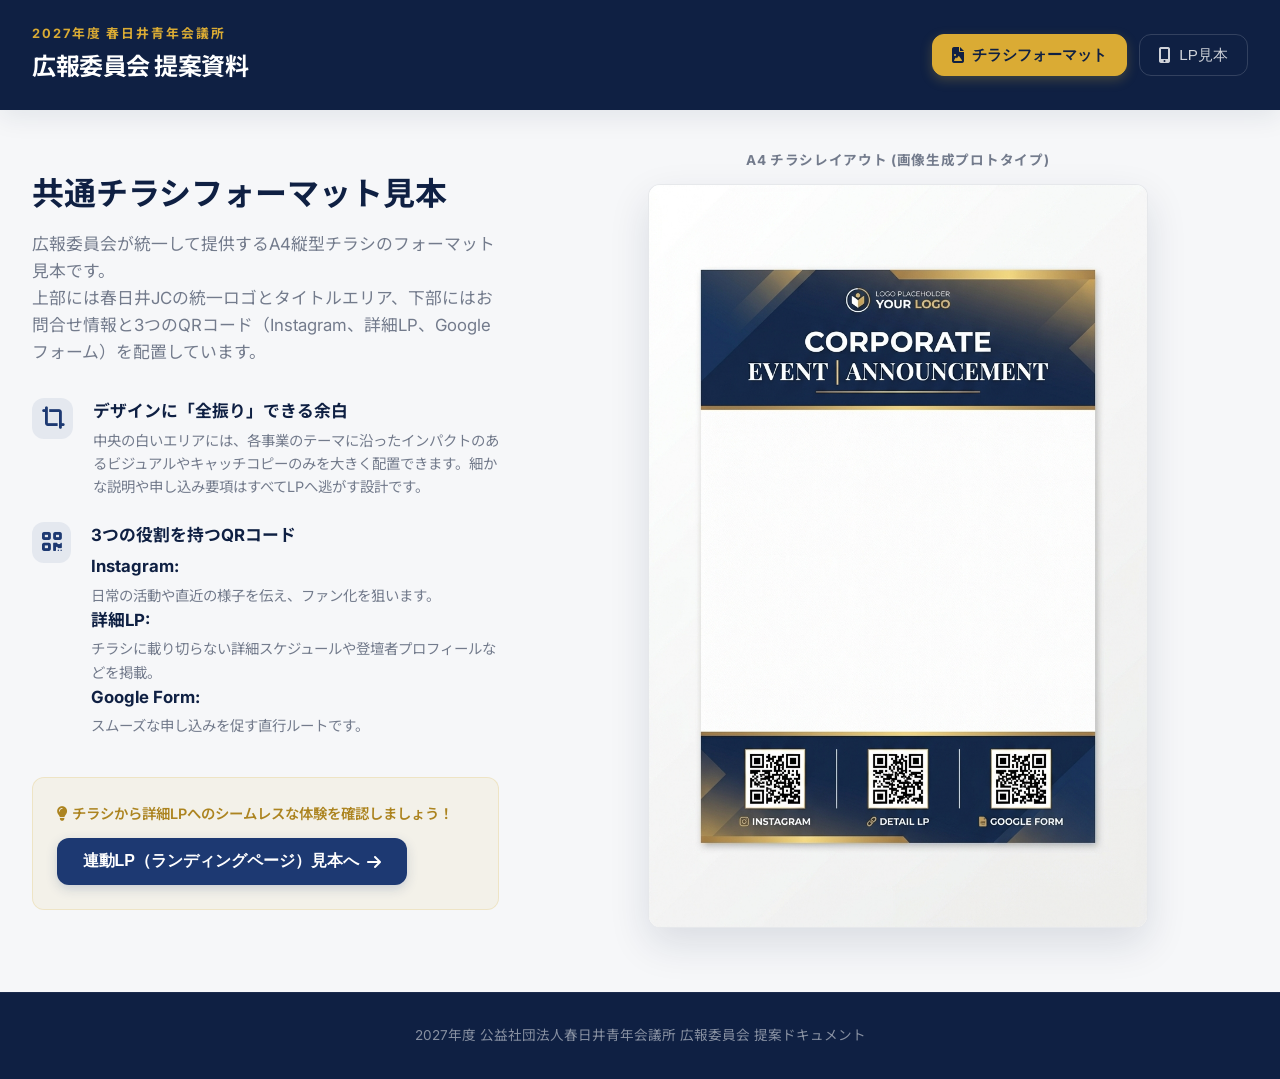
<file: index.html>
<!DOCTYPE html>
<html lang="ja">
<head>
    <meta charset="UTF-8">
    <meta name="viewport" content="width=device-width, initial-scale=1.0">
    <title>2027年度 春日井JC広報委員会 提案資料</title>
    <!-- Google Fonts: Inter & Noto Sans JP -->
    <link rel="preconnect" href="https://fonts.googleapis.com">
    <link rel="preconnect" href="https://fonts.gstatic.com" crossorigin>
    <link href="https://fonts.googleapis.com/css2?family=Inter:wght@300;400;600;700&family=Noto+Sans+JP:wght@300;400;500;700&display=swap" rel="stylesheet">
    <!-- FontAwesome for Icons -->
    <link rel="stylesheet" href="https://cdnjs.cloudflare.com/ajax/libs/font-awesome/6.4.0/css/all.min.css">
    <link rel="stylesheet" href="index.css">
</head>
<body>

    <!-- Header Navigation -->
    <header class="main-header">
        <div class="header-container">
            <div class="logo-area">
                <span class="jc-tag">2027年度 春日井青年会議所</span>
                <h1>広報委員会 提案資料</h1>
            </div>
            <nav class="tab-navigation">
                <button class="nav-btn active" data-tab="flyer">
                    <i class="fa-solid fa-file-image"></i> チラシフォーマット
                </button>
                <button class="nav-btn" data-tab="lp">
                    <i class="fa-solid fa-mobile-screen-button"></i> LP見本
                </button>
            </nav>
        </div>
    </header>

    <!-- Main Content Container -->
    <main class="content-container">

        <!-- Tab 1: チラシフォーマット -->
        <section id="flyer" class="tab-content active">
            <div class="flyer-container">
                <div class="flyer-info">
                    <h2>共通チラシフォーマット見本</h2>
                    <p class="description">
                        広報委員会が統一して提供するA4縦型チラシのフォーマット見本です。<br>
                        上部には春日井JCの統一ロゴとタイトルエリア、下部にはお問合せ情報と3つのQRコード（Instagram、詳細LP、Googleフォーム）を配置しています。
                    </p>
                    
                    <div class="feature-bullets">
                        <div class="bullet">
                            <i class="fa-solid fa-crop-simple"></i>
                            <div>
                                <strong>デザインに「全振り」できる余白</strong>
                                <p>中央の白いエリアには、各事業のテーマに沿ったインパクトのあるビジュアルやキャッチコピーのみを大きく配置できます。細かな説明や申し込み要項はすべてLPへ逃がす設計です。</p>
                            </div>
                        </div>
                        <div class="bullet">
                            <i class="fa-solid fa-qrcode"></i>
                            <div>
                                <strong>3つの役割を持つQRコード</strong>
                                <p><strong>Instagram:</strong> 日常の活動や直近の様子を伝え、ファン化を狙います。<br>
                                <strong>詳細LP:</strong> チラシに載り切らない詳細スケジュールや登壇者プロフィールなどを掲載。<br>
                                <strong>Google Form:</strong> スムーズな申し込みを促す直行ルートです。</p>
                            </div>
                        </div>
                    </div>

                    <div class="action-box">
                        <p class="tip-text"><i class="fa-solid fa-lightbulb"></i> チラシから詳細LPへのシームレスな体験を確認しましょう！</p>
                        <button class="action-btn-primary" onclick="switchTab('lp')">
                            連動LP（ランディングページ）見本へ <i class="fa-solid fa-arrow-right"></i>
                        </button>
                    </div>
                </div>
                
                <div class="flyer-preview-pane">
                    <span class="preview-label">A4 チラシレイアウト (画像生成プロトタイプ)</span>
                    <div class="flyer-image-wrapper">
                        <img src="kasugai_jc_flyer_template.jpg" alt="春日井JC チラシテンプレート" class="flyer-img">
                    </div>
                </div>
            </div>
        </section>

        <!-- Tab 3: LP見本 -->
        <section id="lp" class="tab-content">
            <div class="lp-container">
                <!-- 左側：スマホ風モックアップ -->
                <div class="mockup-side">
                    <div class="smartphone-frame">
                        <div class="phone-notch"></div>
                        <div class="phone-screen">
                            
                            <!-- スマホ内のLPコンテンツを iframe 読み込みに -->
                            <iframe src="lp.html" style="width: 100%; height: 100%; border: none; border-radius: 30px;" title="LP見本"></iframe>

                        </div>
                    </div>
                </div>

                <!-- 右側：LP役割説明 -->
                <div class="lp-explain-side">
                    <h2>連動LP（ランディングページ）の役割</h2>
                    <p class="description">
                        チラシのQRコードから遷移する詳細・申込用LPのプロトタイプです。<br>
                        スマートフォンでの読みやすさ、申し込みのしやすさに特化したレスポンシブデザインになっています。
                    </p>
                    
                    <div class="explain-cards">
                        <div class="explain-card">
                            <i class="fa-solid fa-mobile-retro"></i>
                            <div>
                                <h4>モバイルファースト設計</h4>
                                <p>イベント参加者の8割以上がスマートフォンからアクセスします。画面の幅に最適化された高速表示仕様で、離脱を防ぎます。</p>
                            </div>
                        </div>
                        <div class="explain-card">
                            <i class="fa-solid fa-list-check"></i>
                            <div>
                                <h4>申し込み完了率の向上</h4>
                                <p>チラシに細かな要項（地図、注意事項など）を盛り込みすぎると申込への心理的ハードルが上がります。LP側で段階的に情報を整理して見せることで、スムーズな申込ボタン押下へと導きます。</p>
                            </div>
                        </div>
                        <div class="explain-card">
                            <i class="fa-solid fa-chart-line"></i>
                            <div>
                                <h4>広報効果の「可視化」</h4>
                                <p>QRコード経由でのアクセス数や申し込み人数を計測することで、今回の広報計画がどれだけの集客効果を生んだかを数値として上層部に報告可能です。</p>
                            </div>
                        </div>
                    </div>
                </div>
            </div>
        </section>

    </main>

    <!-- Footer -->
    <footer class="site-footer">
        <p>2027年度 公益社団法人春日井青年会議所 広報委員会 提案ドキュメント</p>
    </footer>

    <!-- Tab Logic Script -->
    <script>
        function switchTab(tabId) {
            // Remove active classes
            document.querySelectorAll('.nav-btn').forEach(btn => {
                btn.classList.remove('active');
            });
            document.querySelectorAll('.tab-content').forEach(content => {
                content.classList.remove('active');
            });

            // Add active class to clicked button and target tab
            const activeBtn = document.querySelector(`[data-tab="${tabId}"]`);
            if (activeBtn) activeBtn.classList.add('active');

            const activeContent = document.getElementById(tabId);
            if (activeContent) activeContent.classList.add('active');

            // Scroll to top of content
            window.scrollTo({ top: 0, behavior: 'smooth' });
        }

        document.querySelectorAll('.nav-btn').forEach(button => {
            button.addEventListener('click', () => {
                const tabId = button.getAttribute('data-tab');
                switchTab(tabId);
            });
        });
    </script>
</body>
</html>
</file>
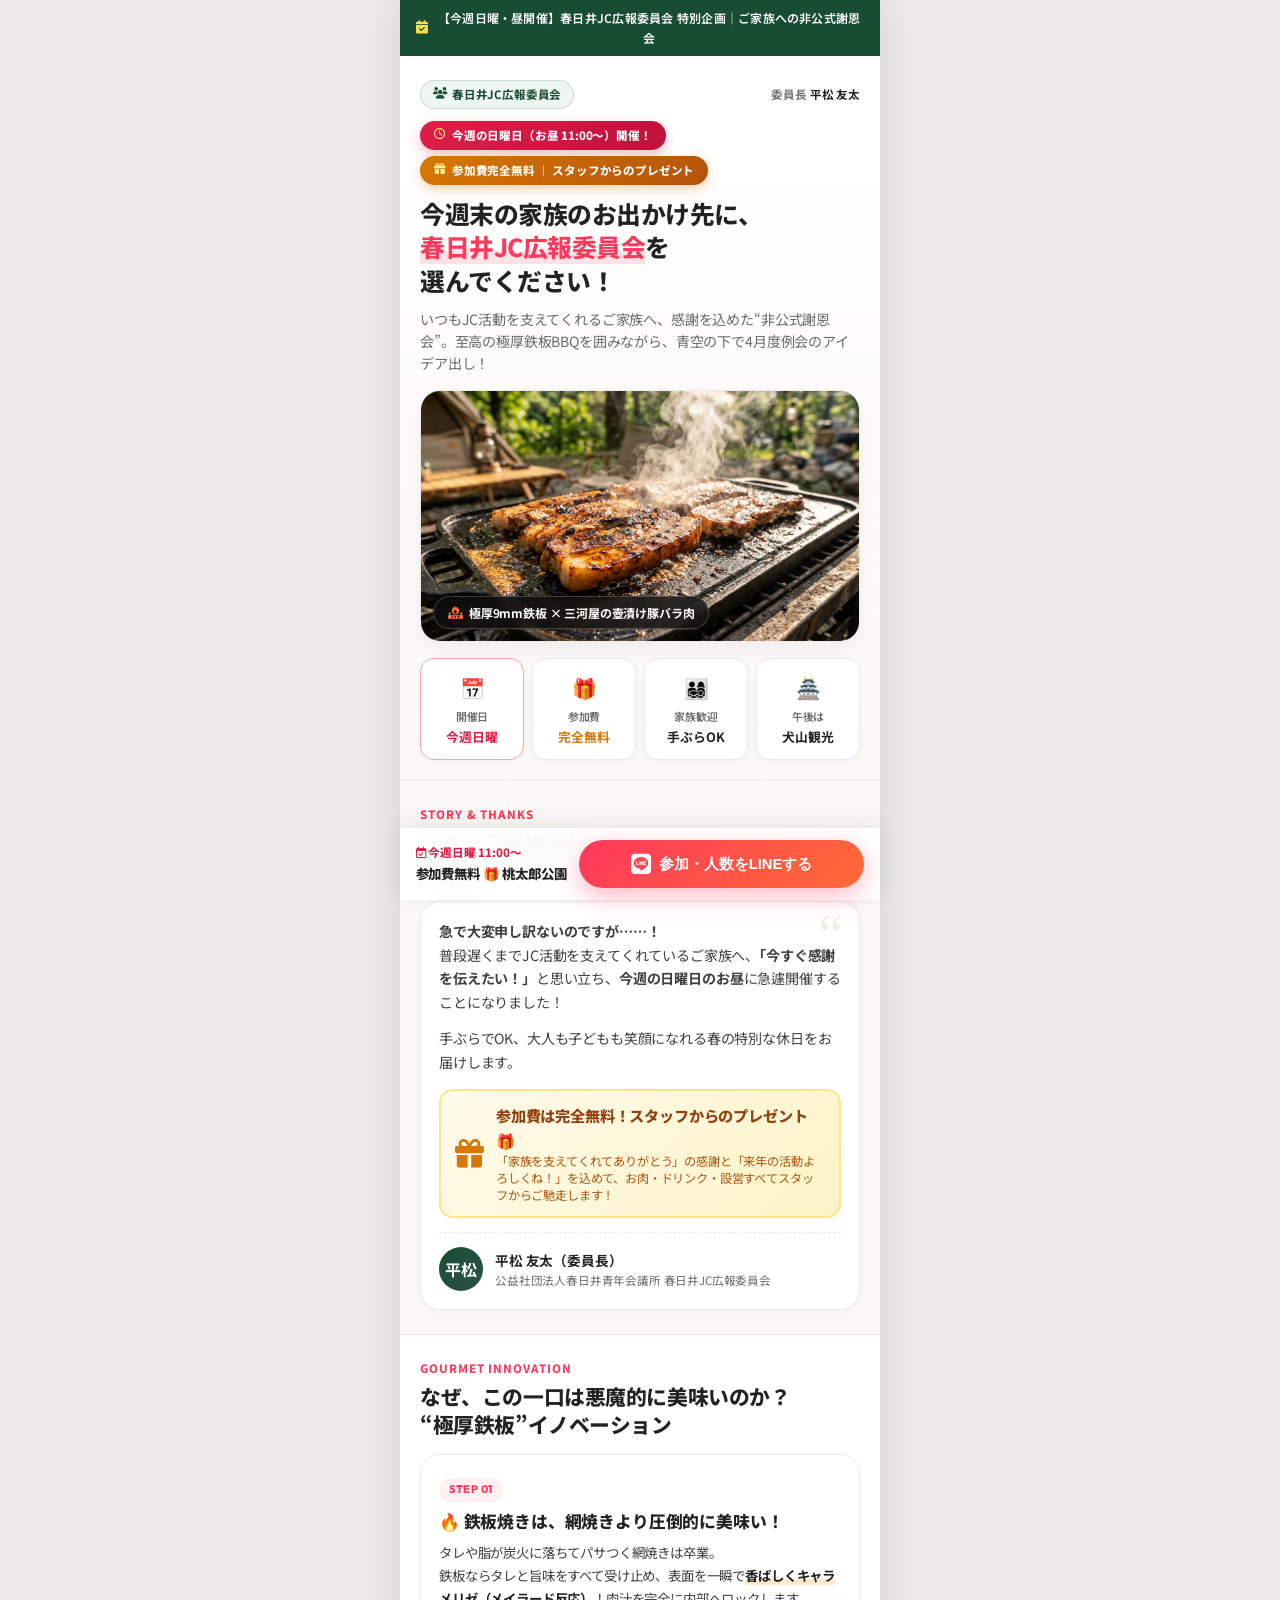
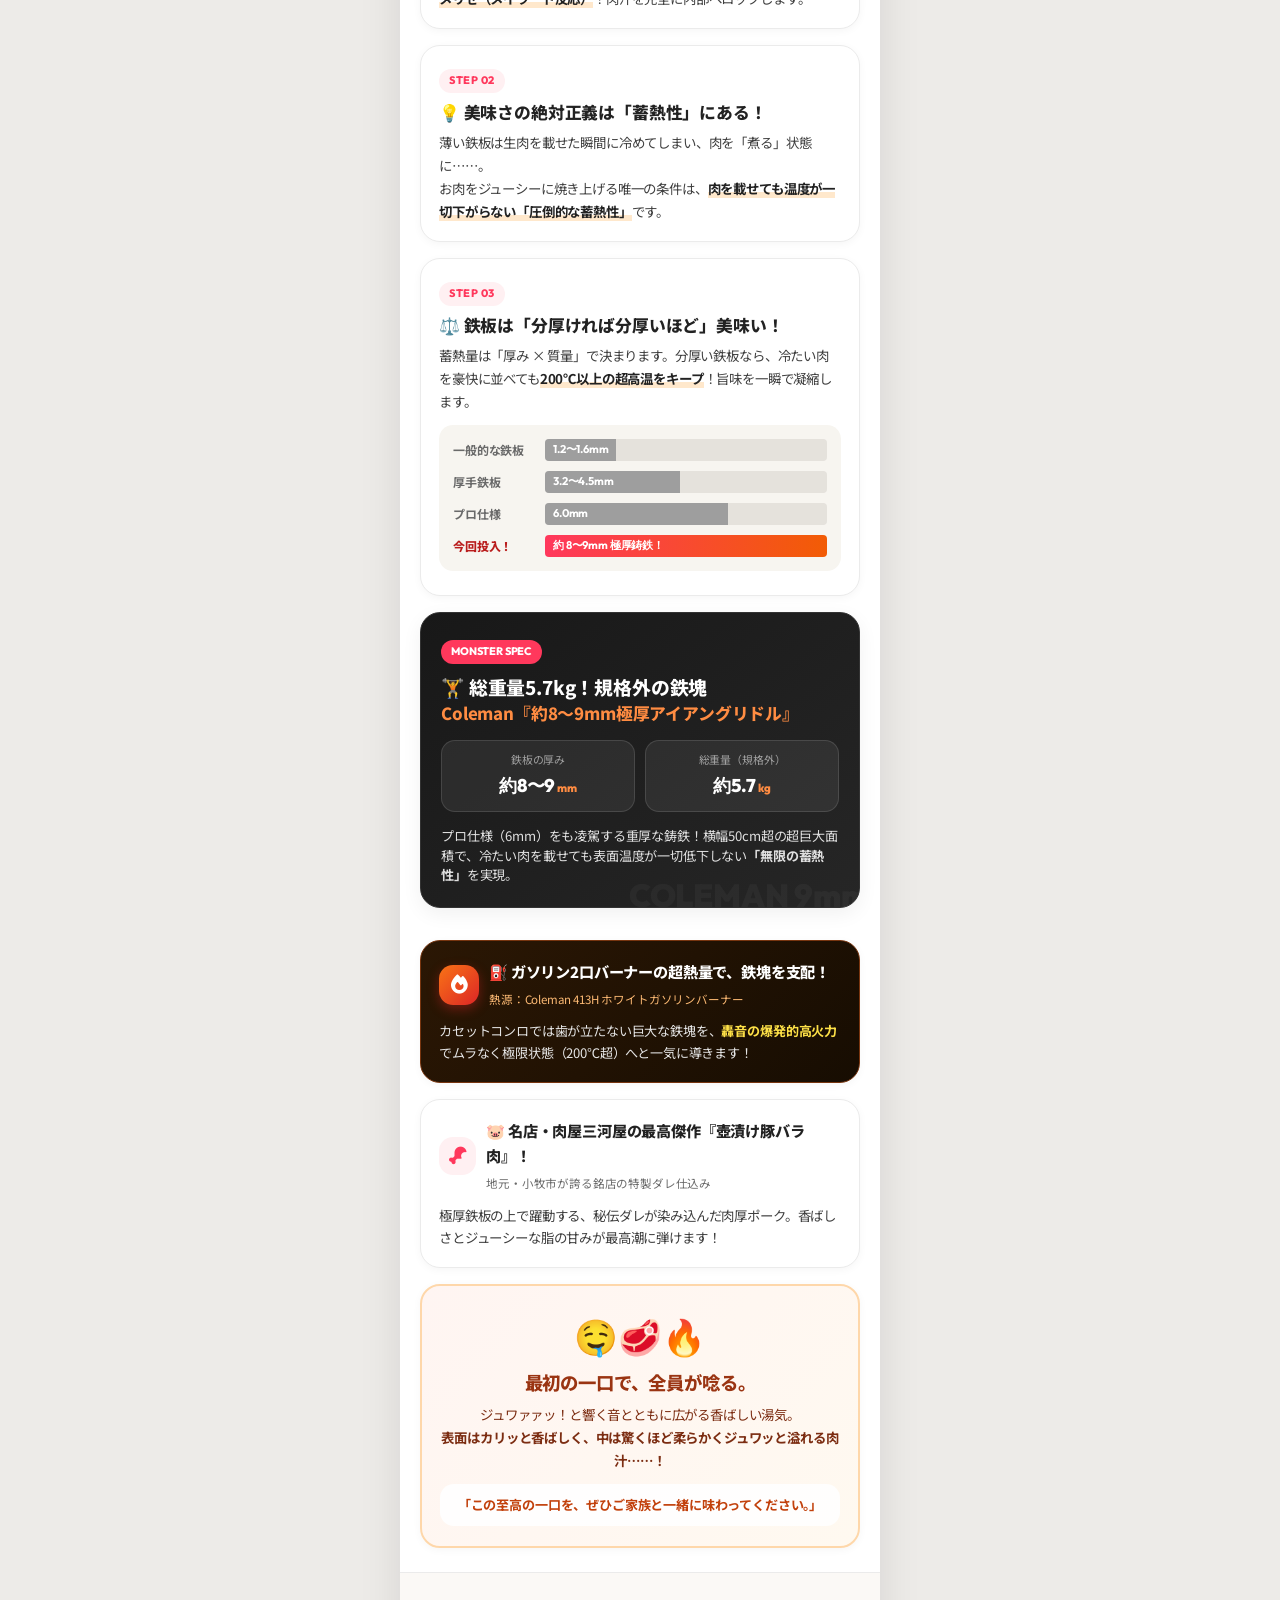
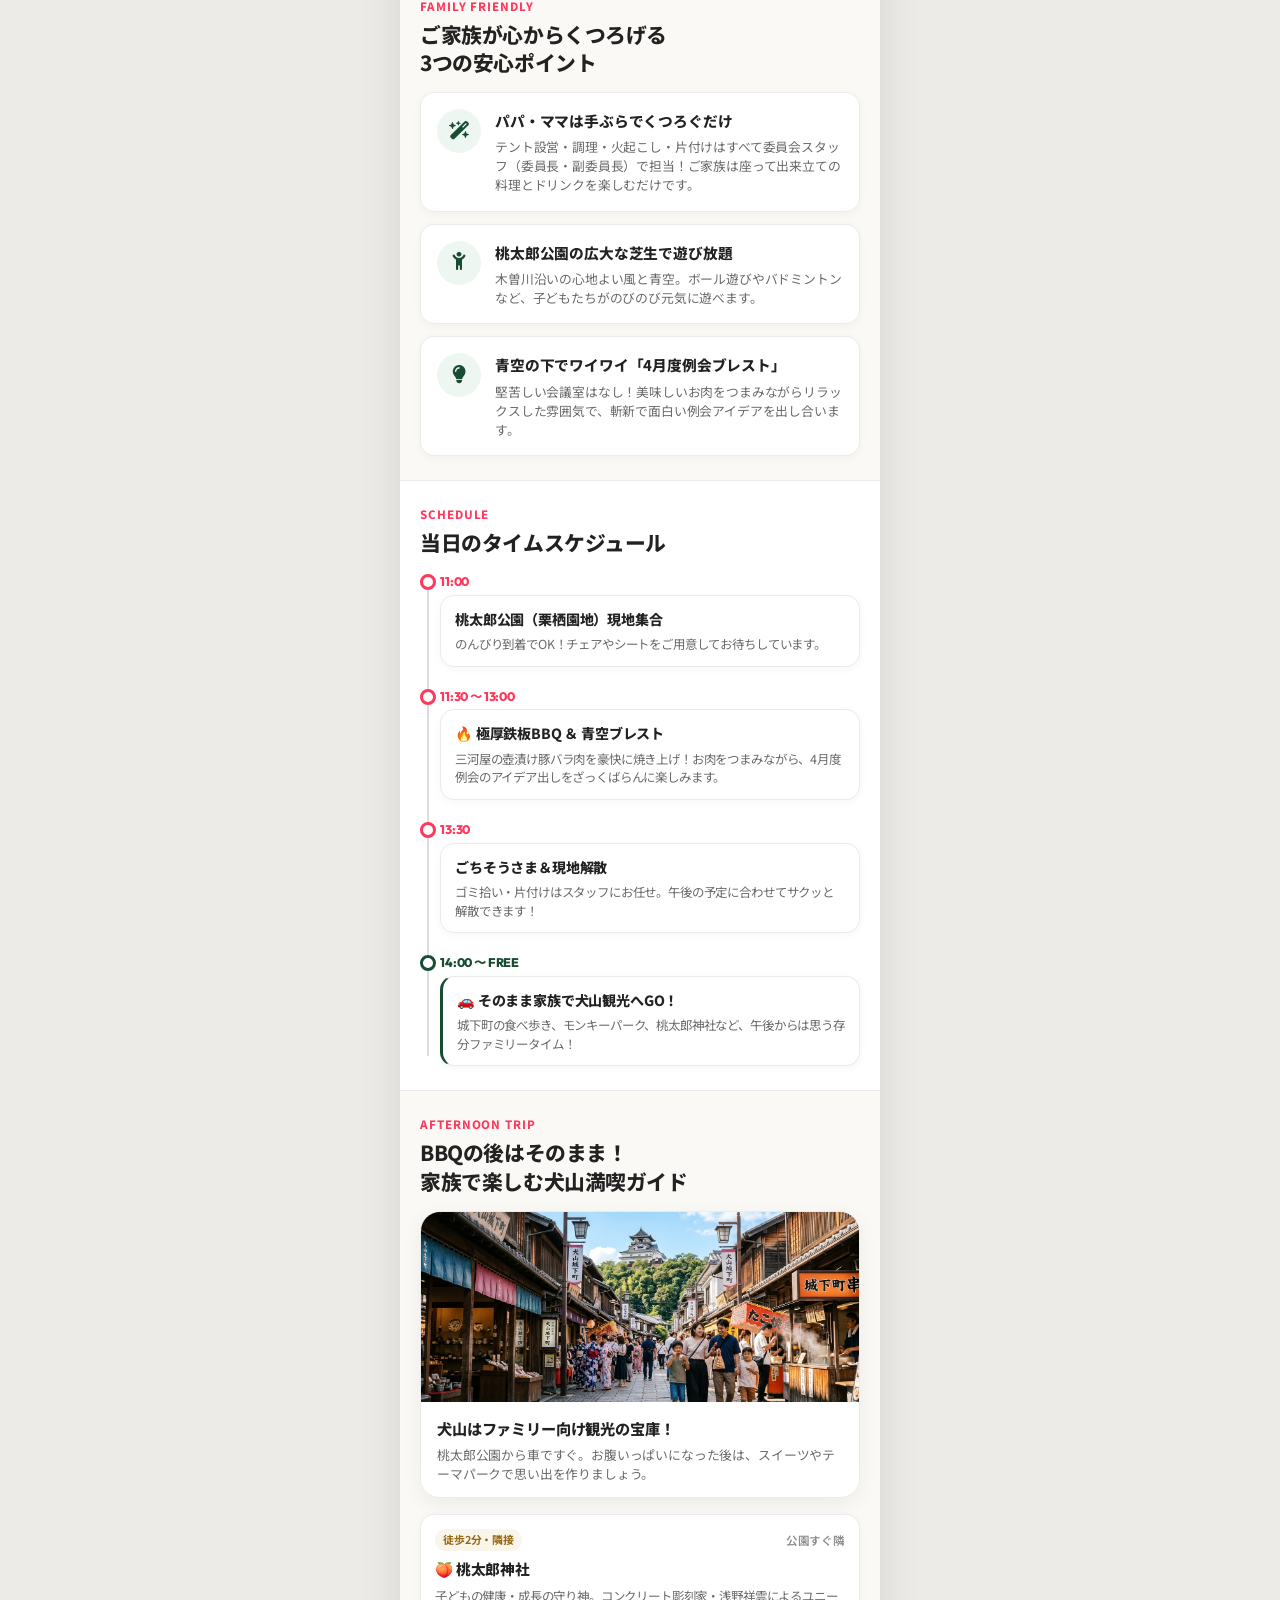
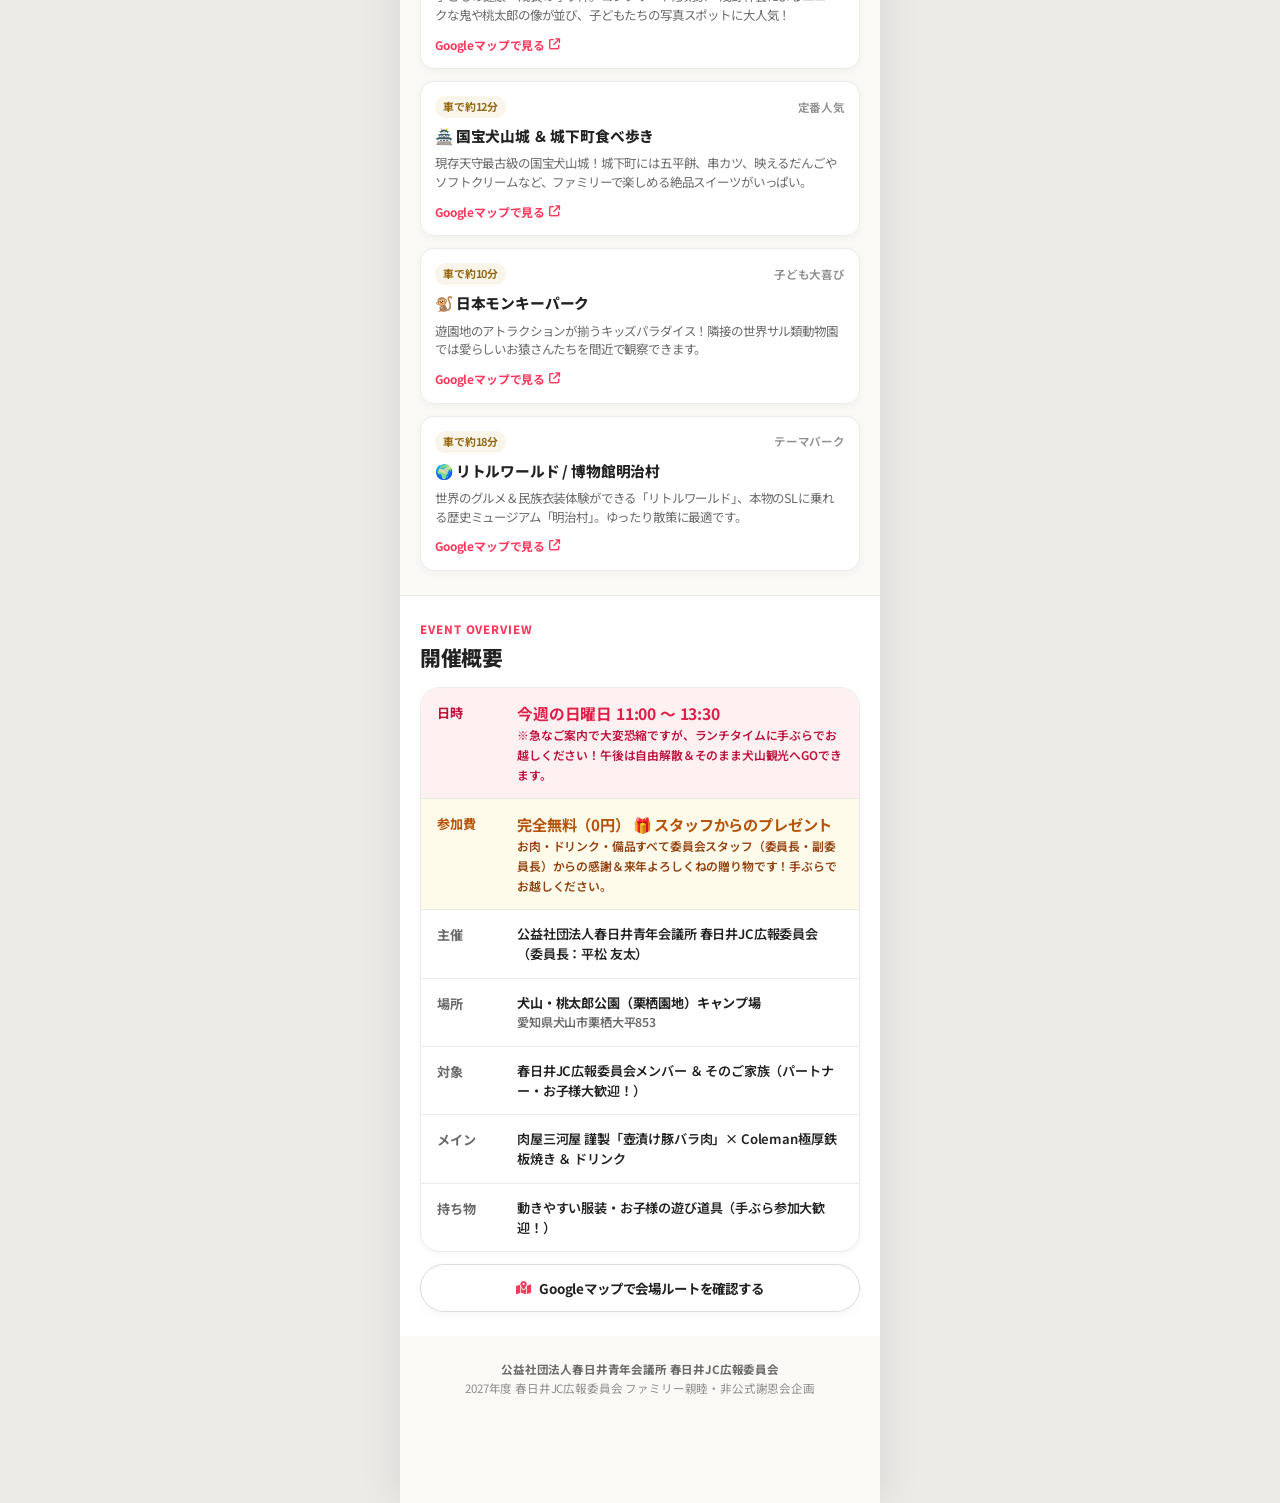
<file: bbq.html>
<!DOCTYPE html>
<html lang="ja">
<head>
    <meta charset="UTF-8">
    <meta name="viewport" content="width=device-width, initial-scale=1.0, maximum-scale=1.0, user-scalable=no">
    <title>【春日井JC広報委員会】週末ファミリーBBQ＆犬山観光へご招待！</title>
    <!-- OGP (LINE / SNS共有用) -->
    <meta property="og:title" content="週末の家族のお出かけ先に、春日井JC広報委員会を選んでください！">
    <meta property="og:description" content="極厚鉄板BBQ×名店三河屋の豚バラ肉を堪能！家族に感謝を伝える非公式謝恩会＆4月度例会ブレスト。午後はそのまま家族で犬山観光へ！">
    <meta property="og:image" content="images/bbq_hero.jpg">
    <meta property="og:type" content="article">
    
    <!-- Google Fonts: Noto Sans JP -->
    <link rel="preconnect" href="https://fonts.googleapis.com">
    <link rel="preconnect" href="https://fonts.gstatic.com" crossorigin>
    <link href="https://fonts.googleapis.com/css2?family=Noto+Sans+JP:wght@400;500;600;700;800&family=Outfit:wght@600;700;800&display=swap" rel="stylesheet">
    <!-- FontAwesome 6 -->
    <link rel="stylesheet" href="https://cdnjs.cloudflare.com/ajax/libs/font-awesome/6.5.1/css/all.min.css">
    
    <style>
        /* ==========================================================
           Airbnb & Outdoor Warm Design System
           Inspired by Awesome_design (airbnb / starbucks)
           ========================================================== */
        :root {
            /* Airbnb Style Tokens */
            --primary: #ff385c;
            --primary-dark: #e00b41;
            --primary-light: #fff0f2;
            
            /* Sizzle / Fire / Meat Accent */
            --sizzle-orange: #f25c05;
            --sizzle-gradient: linear-gradient(135deg, #ff385c 0%, #ff6b35 100%);
            
            /* Outdoor Nature Forest Green (Starbucks / Nature inspiration) */
            --forest-green: #194d33;
            --forest-light: #eef6f1;
            --forest-subtle: #2b5148;
            
            /* Neutral Palette */
            --ink: #222222;
            --body: #3f3f3f;
            --muted: #6a6a6a;
            --muted-soft: #8e8e8e;
            --hairline: #ebebeb;
            --hairline-strong: #dddddd;
            
            /* Surfaces & Canvases */
            --canvas: #fbf9f6; /* Warm cream page canvas */
            --surface-card: #ffffff;
            --surface-soft: #f7f5f0;
            --gold-accent: #cba258;
            --gold-light: #faf5ea;
            
            /* Radii (Airbnb soft rounding) */
            --radius-sm: 8px;
            --radius-md: 14px;
            --radius-lg: 20px;
            --radius-xl: 28px;
            --radius-pill: 9999px;
            
            /* Shadows (Layered subtle elevation) */
            --shadow-subtle: 0 2px 8px rgba(0, 0, 0, 0.04);
            --shadow-card: 0 6px 20px rgba(0, 0, 0, 0.06);
            --shadow-float: 0 12px 32px rgba(0, 0, 0, 0.12);
            --shadow-primary: 0 8px 24px rgba(255, 56, 92, 0.35);
        }

        * {
            margin: 0;
            padding: 0;
            box-sizing: border-box;
            -webkit-tap-highlight-color: transparent;
        }

        body {
            font-family: 'Noto Sans JP', -apple-system, BlinkMacSystemFont, "Segoe UI", Roboto, sans-serif;
            background-color: #edebe8; /* Outer frame for PC viewport */
            color: var(--body);
            line-height: 1.65;
            letter-spacing: -0.01em;
            display: flex;
            justify-content: center;
        }

        /* Mobile Container (Strict Mobile-First 480px Max) */
        .mobile-viewport {
            width: 100%;
            max-width: 480px;
            min-height: 100vh;
            background-color: var(--canvas);
            box-shadow: 0 0 40px rgba(0, 0, 0, 0.1);
            position: relative;
            padding-bottom: 96px; /* Space for fixed bottom CTA */
            overflow-x: hidden;
        }

        /* Top Notification Bar */
        .top-banner {
            background-color: var(--forest-green);
            color: #ffffff;
            font-size: 0.75rem;
            font-weight: 600;
            padding: 8px 16px;
            text-align: center;
            display: flex;
            align-items: center;
            justify-content: center;
            gap: 6px;
            letter-spacing: 0.02em;
        }

        .top-banner i {
            color: #f7d154;
            font-size: 0.85rem;
        }

        /* Hero Header Section */
        .hero-section {
            position: relative;
            padding: 24px 20px 20px 20px;
            background: linear-gradient(180deg, #ffffff 0%, var(--canvas) 100%);
        }

        .jc-badge-row {
            display: flex;
            align-items: center;
            justify-content: space-between;
            margin-bottom: 12px;
        }

        .jc-pill-tag {
            display: inline-flex;
            align-items: center;
            gap: 5px;
            padding: 4px 12px;
            background-color: var(--forest-light);
            color: var(--forest-green);
            font-size: 0.72rem;
            font-weight: 700;
            border-radius: var(--radius-pill);
            border: 1px solid rgba(25, 77, 51, 0.15);
        }

        .leader-tag {
            font-size: 0.72rem;
            font-weight: 600;
            color: var(--muted);
        }

        .leader-tag strong {
            color: var(--ink);
            font-weight: 700;
        }

        .hero-title {
            font-size: 1.55rem;
            font-weight: 800;
            color: var(--ink);
            line-height: 1.35;
            margin-bottom: 12px;
            letter-spacing: -0.02em;
        }

        .hero-title .highlight-red {
            color: var(--primary);
            display: inline;
            background: linear-gradient(transparent 65%, #ffe1e6 65%);
        }

        .hero-subtitle {
            font-size: 0.88rem;
            color: var(--muted);
            margin-bottom: 16px;
            line-height: 1.55;
        }

        /* Hero Image Card (Airbnb rounded photo card) */
        .hero-image-card {
            position: relative;
            border-radius: var(--radius-lg);
            overflow: hidden;
            box-shadow: var(--shadow-card);
            border: 1px solid var(--hairline);
            margin-bottom: 16px;
        }

        .hero-image-card img {
            width: 100%;
            height: 250px;
            object-fit: cover;
            display: block;
            transition: transform 0.4s ease;
        }

        .image-floating-badge {
            position: absolute;
            bottom: 12px;
            left: 12px;
            background: rgba(15, 15, 15, 0.78);
            backdrop-filter: blur(8px);
            color: #ffffff;
            font-size: 0.75rem;
            font-weight: 700;
            padding: 6px 14px;
            border-radius: var(--radius-pill);
            display: flex;
            align-items: center;
            gap: 6px;
            border: 1px solid rgba(255, 255, 255, 0.2);
        }

        .image-floating-badge i {
            color: #ff6b35;
        }

        /* Quick Stat Highlights */
        .quick-highlights-grid {
            display: grid;
            grid-template-columns: repeat(3, 1fr);
            gap: 8px;
            margin-top: 14px;
        }

        .highlight-item {
            background-color: var(--surface-card);
            border: 1px solid var(--hairline);
            border-radius: var(--radius-md);
            padding: 12px 8px;
            text-align: center;
            box-shadow: var(--shadow-subtle);
        }

        .highlight-item .item-icon {
            font-size: 1.25rem;
            margin-bottom: 4px;
            display: block;
        }

        .highlight-item .item-label {
            font-size: 0.68rem;
            color: var(--muted);
            font-weight: 600;
            display: block;
        }

        .highlight-item .item-value {
            font-size: 0.8rem;
            font-weight: 700;
            color: var(--ink);
            display: block;
        }

        /* Content Sections Base */
        .content-section {
            padding: 24px 20px;
            border-top: 1px solid var(--hairline);
        }

        .section-header {
            margin-bottom: 16px;
        }

        .section-tag {
            font-size: 0.72rem;
            font-weight: 800;
            text-transform: uppercase;
            letter-spacing: 0.08em;
            color: var(--primary);
            margin-bottom: 4px;
            display: block;
        }

        .section-title {
            font-size: 1.3rem;
            font-weight: 800;
            color: var(--ink);
            line-height: 1.35;
            letter-spacing: -0.02em;
        }

        /* Story Card (Background / Intent) */
        .story-bubble {
            background-color: #ffffff;
            border-radius: var(--radius-lg);
            border: 1px solid var(--hairline);
            padding: 18px;
            box-shadow: var(--shadow-subtle);
            position: relative;
        }

        .story-bubble::before {
            content: "“";
            position: absolute;
            top: 4px;
            right: 16px;
            font-size: 3.5rem;
            color: #f0ede8;
            font-family: serif;
            line-height: 1;
            pointer-events: none;
        }

        .story-p {
            font-size: 0.88rem;
            color: var(--body);
            line-height: 1.7;
            margin-bottom: 12px;
        }

        .story-p:last-child {
            margin-bottom: 0;
        }

        .story-author-box {
            display: flex;
            align-items: center;
            gap: 12px;
            margin-top: 14px;
            padding-top: 14px;
            border-top: 1px dashed var(--hairline);
        }

        .author-avatar {
            width: 44px;
            height: 44px;
            border-radius: 50%;
            background: linear-gradient(135deg, #194d33, #2b5148);
            color: #ffffff;
            display: flex;
            align-items: center;
            justify-content: center;
            font-weight: 700;
            font-size: 1rem;
            flex-shrink: 0;
        }

        .author-meta .name {
            font-size: 0.85rem;
            font-weight: 700;
            color: var(--ink);
        }

        .author-meta .role {
            font-size: 0.72rem;
            color: var(--muted);
        }

        /* Gourmet Specs Showcase (The Steak / Griddle details) */
        .spec-hero-card {
            background: linear-gradient(145deg, #1c1c1c 0%, #2b2b2b 100%);
            color: #ffffff;
            border-radius: var(--radius-lg);
            padding: 20px;
            margin-bottom: 16px;
            box-shadow: var(--shadow-card);
            position: relative;
            overflow: hidden;
        }

        .spec-hero-card::after {
            content: "CAST IRON";
            position: absolute;
            right: -10px;
            bottom: -15px;
            font-size: 3rem;
            font-weight: 900;
            font-family: 'Outfit', sans-serif;
            color: rgba(255, 255, 255, 0.03);
            pointer-events: none;
        }

        /* Free Present Badge & Tokens */
        .free-gift-badge {
            display: inline-flex;
            align-items: center;
            gap: 6px;
            background: linear-gradient(135deg, #d97706 0%, #b45309 100%);
            color: #ffffff;
            font-size: 0.72rem;
            font-weight: 800;
            padding: 5px 14px;
            border-radius: var(--radius-pill);
            box-shadow: 0 4px 12px rgba(217, 119, 6, 0.3);
            margin-bottom: 12px;
        }

        .free-gift-badge i {
            color: #fef08a;
        }

        .price-free-box {
            background: linear-gradient(135deg, #fffbeb 0%, #fef3c7 100%);
            border: 2px solid #fde68a;
            border-radius: var(--radius-md);
            padding: 12px 14px;
            margin-top: 14px;
            display: flex;
            align-items: center;
            gap: 12px;
        }

        .price-free-box .icon-gift {
            font-size: 1.8rem;
            color: #d97706;
            flex-shrink: 0;
        }

        .price-free-box .text-wrap strong {
            display: block;
            font-size: 0.95rem;
            font-weight: 800;
            color: #92400e;
        }

        .price-free-box .text-wrap span {
            font-size: 0.76rem;
            color: #b45309;
            line-height: 1.4;
            display: block;
        }

        /* Gourmet Step Cards & Question-Answer flow */
        .gourmet-flow-wrap {
            display: flex;
            flex-direction: column;
            gap: 16px;
        }

        .gourmet-step-card {
            background-color: #ffffff;
            border: 1px solid var(--hairline);
            border-radius: var(--radius-lg);
            padding: 18px;
            box-shadow: var(--shadow-subtle);
            position: relative;
        }

        .gourmet-step-tag {
            display: inline-flex;
            align-items: center;
            gap: 6px;
            font-size: 0.68rem;
            font-weight: 800;
            color: var(--primary);
            background-color: var(--primary-light);
            padding: 3px 10px;
            border-radius: var(--radius-pill);
            margin-bottom: 8px;
            font-family: 'Outfit', sans-serif;
            letter-spacing: 0.05em;
        }

        .gourmet-step-title {
            font-size: 1.05rem;
            font-weight: 800;
            color: var(--ink);
            line-height: 1.35;
            margin-bottom: 8px;
            letter-spacing: -0.01em;
        }

        .gourmet-a-body {
            font-size: 0.84rem;
            color: var(--body);
            line-height: 1.7;
        }

        .gourmet-a-body strong {
            color: var(--ink);
            background: linear-gradient(transparent 70%, #ffe8cc 70%);
        }

        /* Thickness Comparison Infographic */
        .thickness-chart {
            background-color: #f7f5f0;
            border-radius: var(--radius-md);
            padding: 14px;
            margin: 12px 0 6px 0;
            display: flex;
            flex-direction: column;
            gap: 10px;
        }

        .thickness-row {
            display: flex;
            align-items: center;
            gap: 8px;
            font-size: 0.75rem;
        }

        .thickness-label {
            width: 84px;
            font-weight: 700;
            color: var(--muted);
            flex-shrink: 0;
        }

        .thickness-bar-wrap {
            flex-grow: 1;
            height: 22px;
            background-color: #e5e2dc;
            border-radius: 4px;
            overflow: hidden;
            display: flex;
            align-items: center;
            position: relative;
        }

        .thickness-bar-fill {
            height: 100%;
            background-color: #9e9e9e;
            display: flex;
            align-items: center;
            padding-left: 8px;
            color: #ffffff;
            font-size: 0.7rem;
            font-weight: 700;
            font-family: 'Outfit', sans-serif;
            white-space: nowrap;
        }

        .thickness-row.highlight .thickness-label {
            color: #b91c1c;
            font-weight: 800;
        }

        .thickness-row.highlight .thickness-bar-fill {
            background: linear-gradient(90deg, #ff385c 0%, #f25c05 100%);
            box-shadow: 0 2px 8px rgba(242, 92, 5, 0.4);
        }

        /* Spec Hero Dark Card */
        .spec-hero-card {
            background: linear-gradient(145deg, #181818 0%, #262626 100%);
            color: #ffffff;
            border-radius: var(--radius-lg);
            padding: 22px 20px;
            box-shadow: var(--shadow-card);
            position: relative;
            overflow: hidden;
            border: 1px solid #333333;
        }

        .spec-hero-card::after {
            content: "COLEMAN 9mm";
            position: absolute;
            right: -10px;
            bottom: -15px;
            font-size: 2rem;
            font-weight: 900;
            font-family: 'Outfit', sans-serif;
            color: rgba(255, 255, 255, 0.04);
            pointer-events: none;
        }

        .spec-badge {
            display: inline-block;
            background: #ff385c;
            color: #ffffff;
            font-size: 0.68rem;
            font-weight: 800;
            padding: 3px 10px;
            border-radius: var(--radius-pill);
            margin-bottom: 10px;
            font-family: 'Outfit', sans-serif;
        }

        .spec-main-title {
            font-size: 1.18rem;
            font-weight: 800;
            line-height: 1.4;
            margin-bottom: 14px;
            color: #ffffff;
        }

        .spec-main-title span {
            color: #ff8c42;
            display: block;
            font-size: 1.05rem;
            margin-top: 2px;
        }

        .spec-grid-stats {
            display: grid;
            grid-template-columns: 1fr 1fr;
            gap: 10px;
            margin-bottom: 14px;
        }

        .spec-stat-box {
            background: rgba(255, 255, 255, 0.07);
            border: 1px solid rgba(255, 255, 255, 0.12);
            border-radius: var(--radius-md);
            padding: 10px;
            text-align: center;
        }

        .spec-stat-box .stat-label {
            font-size: 0.68rem;
            color: #a0a0a0;
            display: block;
            margin-bottom: 2px;
        }

        .spec-stat-box .stat-num {
            font-size: 1.15rem;
            font-weight: 800;
            color: #ffffff;
            font-family: 'Outfit', sans-serif;
        }

        .spec-stat-box .stat-unit {
            font-size: 0.72rem;
            color: #ff8c42;
            margin-left: 2px;
        }

        /* Burner 2-Flame Card */
        .burner-card {
            background: linear-gradient(135deg, #2b1704 0%, #170d02 100%);
            border: 1px solid #78350f;
            border-radius: var(--radius-lg);
            padding: 18px;
            color: #ffffff;
            box-shadow: var(--shadow-subtle);
        }

        .burner-header {
            display: flex;
            align-items: center;
            gap: 10px;
            margin-bottom: 10px;
        }

        .burner-icon {
            width: 40px;
            height: 40px;
            background: linear-gradient(135deg, #f97316, #dc2626);
            border-radius: var(--radius-md);
            display: flex;
            align-items: center;
            justify-content: center;
            font-size: 1.2rem;
            color: #ffffff;
            flex-shrink: 0;
            box-shadow: 0 4px 12px rgba(220, 38, 38, 0.4);
        }

        .burner-title h4 {
            font-size: 0.95rem;
            font-weight: 800;
            color: #ffffff;
        }

        .burner-title span {
            font-size: 0.72rem;
            color: #fdba74;
        }

        .burner-body {
            font-size: 0.82rem;
            line-height: 1.65;
            color: #e5e5e5;
        }

        .burner-body strong {
            color: #fde047;
        }

        /* Sizzle Bite Craving Card */
        .sizzle-bite-card {
            background: linear-gradient(135deg, #fff5f2 0%, #fff9f0 100%);
            border: 2px solid #fed7aa;
            border-radius: var(--radius-lg);
            padding: 20px 18px;
            text-align: center;
            position: relative;
            box-shadow: var(--shadow-subtle);
        }

        .sizzle-bite-card .mouth-icon {
            font-size: 2.2rem;
            display: block;
            margin-bottom: 6px;
        }

        .sizzle-bite-card h3 {
            font-size: 1.15rem;
            font-weight: 800;
            color: #9a3412;
            margin-bottom: 8px;
            line-height: 1.4;
        }

        .sizzle-bite-card p {
            font-size: 0.84rem;
            color: #7c2d12;
            line-height: 1.7;
        }

        .sizzle-bite-card .bite-quote {
            margin-top: 12px;
            padding: 10px;
            background: rgba(255, 255, 255, 0.9);
            border-radius: var(--radius-md);
            font-size: 0.82rem;
            font-weight: 700;
            color: #c2410c;
        }

        /* Meat Highlight Card */
        .meat-feature-card {
            background-color: var(--surface-card);
            border: 1px solid var(--hairline);
            border-radius: var(--radius-lg);
            padding: 18px;
            box-shadow: var(--shadow-subtle);
        }

        .meat-header {
            display: flex;
            align-items: center;
            gap: 10px;
            margin-bottom: 10px;
        }

        .meat-icon-box {
            width: 38px;
            height: 38px;
            border-radius: var(--radius-md);
            background-color: #fff0f2;
            color: var(--primary);
            display: flex;
            align-items: center;
            justify-content: center;
            font-size: 1.1rem;
        }

        .meat-title-area h4 {
            font-size: 0.95rem;
            font-weight: 800;
            color: var(--ink);
        }

        .meat-title-area span {
            font-size: 0.72rem;
            color: var(--muted);
        }

        .meat-description {
            font-size: 0.84rem;
            color: var(--body);
            line-height: 1.65;
        }

        /* 3 Family Benefits (Airbnb style soft cards) */
        .family-perks-grid {
            display: flex;
            flex-direction: column;
            gap: 12px;
        }

        .perk-card {
            background-color: var(--surface-card);
            border: 1px solid var(--hairline);
            border-radius: var(--radius-md);
            padding: 16px;
            display: flex;
            align-items: flex-start;
            gap: 14px;
            box-shadow: var(--shadow-subtle);
        }

        .perk-icon-wrap {
            width: 44px;
            height: 44px;
            border-radius: var(--radius-pill);
            background-color: var(--forest-light);
            color: var(--forest-green);
            display: flex;
            align-items: center;
            justify-content: center;
            font-size: 1.15rem;
            flex-shrink: 0;
        }

        .perk-content h4 {
            font-size: 0.92rem;
            font-weight: 800;
            color: var(--ink);
            margin-bottom: 4px;
        }

        .perk-content p {
            font-size: 0.8rem;
            color: var(--muted);
            line-height: 1.5;
        }

        /* Timeline Section */
        .timeline-container {
            position: relative;
            padding-left: 20px;
            margin-top: 16px;
        }

        .timeline-container::before {
            content: '';
            position: absolute;
            left: 7px;
            top: 10px;
            bottom: 10px;
            width: 2px;
            background-color: var(--hairline-strong);
        }

        .timeline-step {
            position: relative;
            margin-bottom: 20px;
        }

        .timeline-step:last-child {
            margin-bottom: 0;
        }

        .timeline-dot {
            position: absolute;
            left: -20px;
            top: 2px;
            width: 16px;
            height: 16px;
            border-radius: 50%;
            background-color: #ffffff;
            border: 3px solid var(--primary);
            box-sizing: border-box;
        }

        .timeline-step.green .timeline-dot {
            border-color: var(--forest-green);
        }

        .timeline-time {
            font-size: 0.78rem;
            font-weight: 800;
            color: var(--primary);
            font-family: 'Outfit', sans-serif;
            display: block;
            margin-bottom: 2px;
        }

        .timeline-step.green .timeline-time {
            color: var(--forest-green);
        }

        .timeline-card {
            background-color: #ffffff;
            border: 1px solid var(--hairline);
            border-radius: var(--radius-md);
            padding: 12px 14px;
            box-shadow: var(--shadow-subtle);
        }

        .timeline-card h4 {
            font-size: 0.88rem;
            font-weight: 800;
            color: var(--ink);
            margin-bottom: 4px;
        }

        .timeline-card p {
            font-size: 0.78rem;
            color: var(--muted);
            line-height: 1.5;
        }

        /* Inuyama Tourism Guide */
        .tourism-lead-card {
            border-radius: var(--radius-lg);
            overflow: hidden;
            border: 1px solid var(--hairline);
            box-shadow: var(--shadow-card);
            margin-bottom: 16px;
            position: relative;
        }

        .tourism-lead-card img {
            width: 100%;
            height: 190px;
            object-fit: cover;
            display: block;
        }

        .tourism-lead-card .lead-caption {
            background-color: #ffffff;
            padding: 14px 16px;
        }

        .tourism-lead-card .lead-caption h4 {
            font-size: 0.95rem;
            font-weight: 800;
            color: var(--ink);
            margin-bottom: 4px;
        }

        .tourism-lead-card .lead-caption p {
            font-size: 0.8rem;
            color: var(--muted);
            line-height: 1.5;
        }

        /* Tourism Spots List */
        .spots-grid {
            display: flex;
            flex-direction: column;
            gap: 12px;
        }

        .spot-card {
            background-color: #ffffff;
            border: 1px solid var(--hairline);
            border-radius: var(--radius-md);
            padding: 14px;
            box-shadow: var(--shadow-subtle);
            display: flex;
            flex-direction: column;
            gap: 6px;
            position: relative;
        }

        .spot-top {
            display: flex;
            align-items: center;
            justify-content: space-between;
        }

        .spot-tag {
            font-size: 0.68rem;
            font-weight: 700;
            padding: 2px 8px;
            border-radius: var(--radius-pill);
            background-color: var(--gold-light);
            color: #946914;
        }

        .spot-distance {
            font-size: 0.72rem;
            color: var(--muted-soft);
            font-weight: 600;
        }

        .spot-name {
            font-size: 0.92rem;
            font-weight: 800;
            color: var(--ink);
        }

        .spot-desc {
            font-size: 0.78rem;
            color: var(--muted);
            line-height: 1.5;
        }

        .spot-link {
            align-self: flex-start;
            margin-top: 4px;
            display: inline-flex;
            align-items: center;
            gap: 4px;
            font-size: 0.74rem;
            font-weight: 700;
            color: var(--primary);
            text-decoration: none;
        }

        .spot-link i {
            font-size: 0.7rem;
        }

        /* Event Details Table / List */
        .details-box {
            background-color: #ffffff;
            border: 1px solid var(--hairline);
            border-radius: var(--radius-lg);
            overflow: hidden;
            box-shadow: var(--shadow-subtle);
        }

        .detail-row {
            display: flex;
            padding: 14px 16px;
            border-bottom: 1px solid var(--hairline);
            font-size: 0.82rem;
        }

        .detail-row:last-child {
            border-bottom: none;
        }

        .detail-label {
            width: 80px;
            font-weight: 700;
            color: var(--muted);
            flex-shrink: 0;
        }

        .detail-value {
            color: var(--ink);
            font-weight: 600;
            flex-grow: 1;
            line-height: 1.5;
        }

        /* Map Action Button */
        .map-btn {
            display: flex;
            align-items: center;
            justify-content: center;
            gap: 8px;
            background-color: #ffffff;
            border: 1px solid var(--hairline-strong);
            color: var(--ink);
            font-size: 0.84rem;
            font-weight: 700;
            padding: 12px;
            border-radius: var(--radius-pill);
            text-decoration: none;
            margin-top: 12px;
            box-shadow: var(--shadow-subtle);
            transition: all 0.2s ease;
        }

        .map-btn:hover {
            background-color: var(--surface-soft);
        }

        /* Fixed Bottom Action Bar (Mobile Sticky Bar) */
        .bottom-action-bar {
            position: fixed;
            bottom: 0;
            left: 50%;
            transform: translateX(-50%);
            width: 100%;
            max-width: 480px;
            background-color: rgba(255, 255, 255, 0.95);
            backdrop-filter: blur(16px);
            -webkit-backdrop-filter: blur(16px);
            border-top: 1px solid var(--hairline);
            padding: 12px 16px calc(12px + env(safe-area-inset-bottom, 0px)) 16px;
            display: flex;
            align-items: center;
            gap: 12px;
            box-shadow: 0 -4px 20px rgba(0, 0, 0, 0.08);
            z-index: 1000;
        }

        .bottom-meta {
            display: flex;
            flex-direction: column;
            flex-shrink: 0;
        }

        .bottom-meta .date-text {
            font-size: 0.72rem;
            color: var(--muted);
            font-weight: 600;
        }

        .bottom-meta .venue-text {
            font-size: 0.84rem;
            font-weight: 800;
            color: var(--ink);
        }

        .cta-button {
            flex-grow: 1;
            background: var(--sizzle-gradient);
            color: #ffffff;
            font-size: 0.92rem;
            font-weight: 700;
            height: 48px;
            border-radius: var(--radius-pill);
            display: flex;
            align-items: center;
            justify-content: center;
            gap: 8px;
            text-decoration: none;
            box-shadow: var(--shadow-primary);
            border: none;
            cursor: pointer;
            transition: transform 0.15s ease, box-shadow 0.15s ease;
        }

        .cta-button:active {
            transform: scale(0.97);
            box-shadow: 0 4px 12px rgba(255, 56, 92, 0.25);
        }

        /* Footer */
        .lp-footer {
            padding: 24px 20px 10px 20px;
            text-align: center;
            font-size: 0.72rem;
            color: var(--muted-soft);
            line-height: 1.6;
        }

        .lp-footer strong {
            color: var(--muted);
        }

        /* Modal Sheet (for RSVP confirmation / info) */
        .rsvp-modal {
            display: none;
            position: fixed;
            top: 0;
            left: 0;
            width: 100%;
            height: 100%;
            background-color: rgba(0, 0, 0, 0.5);
            backdrop-filter: blur(4px);
            z-index: 2000;
            align-items: flex-end;
            justify-content: center;
        }

        .rsvp-modal.active {
            display: flex;
        }

        .rsvp-sheet {
            width: 100%;
            max-width: 480px;
            background: #ffffff;
            border-radius: 24px 24px 0 0;
            padding: 24px 20px calc(24px + env(safe-area-inset-bottom, 0px)) 20px;
            box-shadow: var(--shadow-float);
            animation: slideUp 0.25s ease-out;
        }

        @keyframes slideUp {
            from { transform: translateY(100%); }
            to { transform: translateY(0); }
        }

        .sheet-handle {
            width: 40px;
            height: 4px;
            background: #dddddd;
            border-radius: 2px;
            margin: 0 auto 16px auto;
        }

        .sheet-title {
            font-size: 1.15rem;
            font-weight: 800;
            color: var(--ink);
            margin-bottom: 8px;
            text-align: center;
        }

        .sheet-p {
            font-size: 0.82rem;
            color: var(--muted);
            text-align: center;
            margin-bottom: 18px;
            line-height: 1.5;
        }

        .line-action-box {
            background-color: #f7f9f8;
            border: 1px solid var(--hairline);
            border-radius: var(--radius-md);
            padding: 14px;
            margin-bottom: 14px;
            font-size: 0.8rem;
            color: var(--body);
            line-height: 1.6;
        }

        .line-action-box strong {
            color: #06c755;
            display: block;
            margin-bottom: 4px;
        }

        .sheet-close-btn {
            width: 100%;
            padding: 12px;
            border: 1px solid var(--hairline-strong);
            background: #ffffff;
            border-radius: var(--radius-pill);
            font-size: 0.84rem;
            font-weight: 700;
            color: var(--muted);
            cursor: pointer;
        }
    </style>
</head>
<body>

    <!-- Strict Mobile Viewport -->
    <div class="mobile-viewport">

        <!-- Top Announcement Ribbon -->
        <div class="top-banner">
            <i class="fa-solid fa-calendar-check" style="color: #fde047;"></i>
            <span>【今週日曜・昼開催】春日井JC広報委員会 特別企画｜ご家族への非公式謝恩会</span>
        </div>

        <!-- Hero Section -->
        <section class="hero-section">
            <div class="jc-badge-row">
                <span class="jc-pill-tag">
                    <i class="fa-solid fa-users"></i> 春日井JC広報委員会
                </span>
                <span class="leader-tag">
                    委員長 <strong>平松 友太</strong>
                </span>
            </div>

            <!-- Date & Free Gift Badges -->
            <div style="display: flex; flex-wrap: wrap; gap: 6px; margin-bottom: 12px;">
                <div class="free-gift-badge" style="background: linear-gradient(135deg, #e11d48 0%, #be123c 100%); box-shadow: 0 4px 12px rgba(225, 29, 72, 0.3); margin-bottom: 0;">
                    <i class="fa-regular fa-clock"></i>
                    <span>今週の日曜日（お昼 11:00〜）開催！</span>
                </div>
                <div class="free-gift-badge" style="margin-bottom: 0;">
                    <i class="fa-solid fa-gift"></i>
                    <span>参加費完全無料 ｜ スタッフからのプレゼント</span>
                </div>
            </div>

            <h1 class="hero-title">
                今週末の家族のお出かけ先に、<br>
                <span class="highlight-red">春日井JC広報委員会</span>を<br>選んでください！
            </h1>

            <p class="hero-subtitle">
                いつもJC活動を支えてくれるご家族へ、感謝を込めた“非公式謝恩会”。至高の極厚鉄板BBQを囲みながら、青空の下で4月度例会のアイデア出し！
            </p>

            <!-- Hero Image with floating pill badge -->
            <div class="hero-image-card">
                <img src="images/bbq_hero.jpg" alt="Coleman極厚鉄板で焼く壺漬け豚バラ肉" loading="eager">
                <div class="image-floating-badge">
                    <i class="fa-solid fa-fire-burner"></i>
                    <span>極厚9mm鉄板 × 三河屋の壺漬け豚バラ肉</span>
                </div>
            </div>

            <!-- Quick Stat Highlights -->
            <div class="quick-highlights-grid" style="grid-template-columns: repeat(4, 1fr);">
                <div class="highlight-item" style="border-color: #fda4af;">
                    <span class="item-icon">📅</span>
                    <span class="item-label">開催日</span>
                    <span class="item-value" style="color: #e11d48;">今週日曜</span>
                </div>
                <div class="highlight-item">
                    <span class="item-icon">🎁</span>
                    <span class="item-label">参加費</span>
                    <span class="item-value" style="color: #d97706;">完全無料</span>
                </div>
                <div class="highlight-item">
                    <span class="item-icon">👨‍👩‍👧‍👦</span>
                    <span class="item-label">家族歓迎</span>
                    <span class="item-value">手ぶらOK</span>
                </div>
                <div class="highlight-item">
                    <span class="item-icon">🏯</span>
                    <span class="item-label">午後は</span>
                    <span class="item-value">犬山観光</span>
                </div>
            </div>
        </section>

        <!-- Story / Origin Section -->
        <section class="content-section">
            <div class="section-header">
                <span class="section-tag">STORY &amp; THANKS</span>
                <h2 class="section-title">スタッフ家族会から、<br>委員会ファミリー全員へ！</h2>
            </div>

            <div class="story-bubble">
                <p class="story-p">
                    <strong>急で大変申し訳ないのですが……！</strong><br>
                    普段遅くまでJC活動を支えてくれているご家族へ、<strong>「今すぐ感謝を伝えたい！」</strong>と思い立ち、<strong>今週の日曜日のお昼</strong>に急遽開催することになりました！
                </p>
                <p class="story-p">
                    手ぶらでOK、大人も子どもも笑顔になれる春の特別な休日をお届けします。
                </p>
                
                <!-- Free Gift Message Box -->
                <div class="price-free-box">
                    <i class="fa-solid fa-gift icon-gift"></i>
                    <div class="text-wrap">
                        <strong>参加費は完全無料！スタッフからのプレゼント🎁</strong>
                        <span>「家族を支えてくれてありがとう」の感謝と「来年の活動よろしくね！」を込めて、お肉・ドリンク・設営すべてスタッフからご馳走します！</span>
                    </div>
                </div>

                <div class="story-author-box">
                    <div class="author-avatar">平松</div>
                    <div class="author-meta">
                        <div class="name">平松 友太（委員長）</div>
                        <div class="role">公益社団法人春日井青年会議所 春日井JC広報委員会</div>
                    </div>
                </div>
            </div>
        </section>

        <!-- Gourmet Spec Showcase (The Sizzle) -->
        <section class="content-section" style="background-color: #ffffff;">
            <div class="section-header">
                <span class="section-tag">GOURMET INNOVATION</span>
                <h2 class="section-title">なぜ、この一口は悪魔的に美味いのか？<br>“極厚鉄板”イノベーション</h2>
            </div>

            <div class="gourmet-flow-wrap">

                <!-- Step 1 -->
                <div class="gourmet-step-card">
                    <span class="gourmet-step-tag">STEP 01</span>
                    <h3 class="gourmet-step-title">🔥 鉄板焼きは、網焼きより圧倒的に美味い！</h3>
                    <p class="gourmet-a-body">
                        タレや脂が炭火に落ちてパサつく網焼きは卒業。<br>
                        鉄板ならタレと旨味をすべて受け止め、表面を一瞬で<strong>香ばしくキャラメリゼ（メイラード反応）</strong>！肉汁を完全に内部へロックします。
                    </p>
                </div>

                <!-- Step 2 -->
                <div class="gourmet-step-card">
                    <span class="gourmet-step-tag">STEP 02</span>
                    <h3 class="gourmet-step-title">💡 美味さの絶対正義は「蓄熱性」にある！</h3>
                    <p class="gourmet-a-body">
                        薄い鉄板は生肉を載せた瞬間に冷めてしまい、肉を「煮る」状態に……。<br>
                        お肉をジューシーに焼き上げる唯一の条件は、<strong>肉を載せても温度が一切下がらない「圧倒的な蓄熱性」</strong>です。
                    </p>
                </div>

                <!-- Step 3 -->
                <div class="gourmet-step-card">
                    <span class="gourmet-step-tag">STEP 03</span>
                    <h3 class="gourmet-step-title">⚖️ 鉄板は「分厚ければ分厚いほど」美味い！</h3>
                    <p class="gourmet-a-body">
                        蓄熱量は「厚み × 質量」で決まります。分厚い鉄板なら、冷たい肉を豪快に並べても<strong>200℃以上の超高温をキープ</strong>！旨味を一瞬で凝縮します。
                    </p>

                    <!-- Thickness Comparison Infographic -->
                    <div class="thickness-chart">
                        <div class="thickness-row">
                            <span class="thickness-label">一般的な鉄板</span>
                            <div class="thickness-bar-wrap">
                                <div class="thickness-bar-fill" style="width: 25%;">1.2〜1.6mm</div>
                            </div>
                        </div>
                        <div class="thickness-row">
                            <span class="thickness-label">厚手鉄板</span>
                            <div class="thickness-bar-wrap">
                                <div class="thickness-bar-fill" style="width: 48%;">3.2〜4.5mm</div>
                            </div>
                        </div>
                        <div class="thickness-row">
                            <span class="thickness-label">プロ仕様</span>
                            <div class="thickness-bar-wrap">
                                <div class="thickness-bar-fill" style="width: 65%;">6.0mm</div>
                            </div>
                        </div>
                        <div class="thickness-row highlight">
                            <span class="thickness-label">今回投入！</span>
                            <div class="thickness-bar-wrap">
                                <div class="thickness-bar-fill" style="width: 100%;">約 8〜9mm 極厚鋳鉄！</div>
                            </div>
                        </div>
                    </div>
                </div>

                <!-- Step 4 -->
                <div class="spec-hero-card">
                    <span class="spec-badge">MONSTER SPEC</span>
                    <h3 class="spec-main-title">
                        🏋️ 総重量5.7kg！規格外の鉄塊<br>
                        <span>Coleman『約8〜9mm極厚アイアングリドル』</span>
                    </h3>

                    <div class="spec-grid-stats">
                        <div class="spec-stat-box">
                            <span class="stat-label">鉄板の厚み</span>
                            <span class="stat-num">約8〜9<span class="stat-unit">mm</span></span>
                        </div>
                        <div class="spec-stat-box">
                            <span class="stat-label">総重量（規格外）</span>
                            <span class="stat-num">約5.7<span class="stat-unit">kg</span></span>
                        </div>
                    </div>

                    <p style="font-size: 0.82rem; line-height: 1.5; color: #e0e0e0;">
                        プロ仕様（6mm）をも凌駕する重厚な鋳鉄！横幅50cm超の超巨大面積で、冷たい肉を載せても表面温度が一切低下しない<strong>「無限の蓄熱性」</strong>を実現。
                    </p>
                </div>

                <!-- Step 5 -->
                <div class="burner-card">
                    <div class="burner-header">
                        <div class="burner-icon">
                            <i class="fa-solid fa-fire"></i>
                        </div>
                        <div class="burner-title">
                            <h4>⛽ ガソリン2口バーナーの超熱量で、鉄塊を支配！</h4>
                            <span>熱源：Coleman 413H ホワイトガソリンバーナー</span>
                        </div>
                    </div>
                    <p class="burner-body">
                        カセットコンロでは歯が立たない巨大な鉄塊を、<strong>轟音の爆発的高火力</strong>でムラなく極限状態（200℃超）へと一気に導きます！
                    </p>
                </div>

                <!-- Step 6 -->
                <div class="meat-feature-card">
                    <div class="meat-header">
                        <div class="meat-icon-box">
                            <i class="fa-solid fa-drumstick-bite"></i>
                        </div>
                        <div class="meat-title-area">
                            <h4>🐷 名店・肉屋三河屋の最高傑作『壺漬け豚バラ肉』！</h4>
                            <span>地元・小牧市が誇る銘店の特製ダレ仕込み</span>
                        </div>
                    </div>
                    <p class="meat-description">
                        極厚鉄板の上で躍動する、秘伝ダレが染み込んだ肉厚ポーク。香ばしさとジューシーな脂の甘みが最高潮に弾けます！
                    </p>
                </div>

                <!-- Step 7 -->
                <div class="sizzle-bite-card">
                    <span class="mouth-icon">🤤🥩🔥</span>
                    <h3>最初の一口で、全員が唸る。</h3>
                    <p>
                        ジュワァァッ！と響く音とともに広がる香ばしい湯気。<br>
                        <strong>表面はカリッと香ばしく、中は驚くほど柔らかくジュワッと溢れる肉汁……！</strong>
                    </p>
                    <div class="bite-quote">
                        「この至高の一口を、ぜひご家族と一緒に味わってください。」
                    </div>
                </div>

            </div>
        </section>

        <!-- 3 Family Benefits -->
        <section class="content-section">
            <div class="section-header">
                <span class="section-tag">FAMILY FRIENDLY</span>
                <h2 class="section-title">ご家族が心からくつろげる<br>3つの安心ポイント</h2>
            </div>

            <div class="family-perks-grid">
                <div class="perk-card">
                    <div class="perk-icon-wrap">
                        <i class="fa-solid fa-wand-magic-sparkles"></i>
                    </div>
                    <div class="perk-content">
                        <h4>パパ・ママは手ぶらでくつろぐだけ</h4>
                        <p>テント設営・調理・火起こし・片付けはすべて委員会スタッフ（委員長・副委員長）で担当！ご家族は座って出来立ての料理とドリンクを楽しむだけです。</p>
                    </div>
                </div>

                <div class="perk-card">
                    <div class="perk-icon-wrap">
                        <i class="fa-solid fa-child-reaching"></i>
                    </div>
                    <div class="perk-content">
                        <h4>桃太郎公園の広大な芝生で遊び放題</h4>
                        <p>木曽川沿いの心地よい風と青空。ボール遊びやバドミントンなど、子どもたちがのびのび元気に遊べます。</p>
                    </div>
                </div>

                <div class="perk-card">
                    <div class="perk-icon-wrap">
                        <i class="fa-solid fa-lightbulb"></i>
                    </div>
                    <div class="perk-content">
                        <h4>青空の下でワイワイ「4月度例会ブレスト」</h4>
                        <p>堅苦しい会議室はなし！美味しいお肉をつまみながらリラックスした雰囲気で、斬新で面白い例会アイデアを出し合います。</p>
                    </div>
                </div>
            </div>
        </section>

        <!-- Timeline Section -->
        <section class="content-section" style="background-color: #ffffff;">
            <div class="section-header">
                <span class="section-tag">SCHEDULE</span>
                <h2 class="section-title">当日のタイムスケジュール</h2>
            </div>

            <div class="timeline-container">
                <div class="timeline-step">
                    <div class="timeline-dot"></div>
                    <span class="timeline-time">11:00</span>
                    <div class="timeline-card">
                        <h4>桃太郎公園（栗栖園地）現地集合</h4>
                        <p>のんびり到着でOK！チェアやシートをご用意してお待ちしています。</p>
                    </div>
                </div>

                <div class="timeline-step">
                    <div class="timeline-dot"></div>
                    <span class="timeline-time">11:30 〜 13:00</span>
                    <div class="timeline-card">
                        <h4>🔥 極厚鉄板BBQ ＆ 青空ブレスト</h4>
                        <p>三河屋の壺漬け豚バラ肉を豪快に焼き上げ！お肉をつまみながら、4月度例会のアイデア出しをざっくばらんに楽しみます。</p>
                    </div>
                </div>

                <div class="timeline-step">
                    <div class="timeline-dot"></div>
                    <span class="timeline-time">13:30</span>
                    <div class="timeline-card">
                        <h4>ごちそうさま＆現地解散</h4>
                        <p>ゴミ拾い・片付けはスタッフにお任せ。午後の予定に合わせてサクッと解散できます！</p>
                    </div>
                </div>

                <div class="timeline-step green">
                    <div class="timeline-dot"></div>
                    <span class="timeline-time">14:00 〜 FREE</span>
                    <div class="timeline-card" style="border-left: 3px solid var(--forest-green);">
                        <h4>🚗 そのまま家族で犬山観光へGO！</h4>
                        <p>城下町の食べ歩き、モンキーパーク、桃太郎神社など、午後からは思う存分ファミリータイム！</p>
                    </div>
                </div>
            </div>
        </section>

        <!-- Inuyama Tourism Guide -->
        <section class="content-section">
            <div class="section-header">
                <span class="section-tag">AFTERNOON TRIP</span>
                <h2 class="section-title">BBQの後はそのまま！<br>家族で楽しむ犬山満喫ガイド</h2>
            </div>

            <!-- Inuyama Photo Card -->
            <div class="tourism-lead-card">
                <img src="images/inuyama_town.jpg" alt="犬山城下町の食べ歩き風景" loading="lazy">
                <div class="lead-caption">
                    <h4>犬山はファミリー向け観光の宝庫！</h4>
                    <p>桃太郎公園から車ですぐ。お腹いっぱいになった後は、スイーツやテーマパークで思い出を作りましょう。</p>
                </div>
            </div>

            <!-- Spots List -->
            <div class="spots-grid">
                <!-- Spot 1 -->
                <div class="spot-card">
                    <div class="spot-top">
                        <span class="spot-tag">徒歩2分・隣接</span>
                        <span class="spot-distance">公園すぐ隣</span>
                    </div>
                    <div class="spot-name">🍑 桃太郎神社</div>
                    <div class="spot-desc">
                        子どもの健康・成長の守り神。コンクリート彫刻家・浅野祥雲によるユニークな鬼や桃太郎の像が並び、子どもたちの写真スポットに大人気！
                    </div>
                    <a href="https://maps.google.com/?q=桃太郎神社+犬山" target="_blank" class="spot-link">
                        Googleマップで見る <i class="fa-solid fa-arrow-up-right-from-square"></i>
                    </a>
                </div>

                <!-- Spot 2 -->
                <div class="spot-card">
                    <div class="spot-top">
                        <span class="spot-tag">車で約12分</span>
                        <span class="spot-distance">定番人気</span>
                    </div>
                    <div class="spot-name">🏯 国宝犬山城 ＆ 城下町食べ歩き</div>
                    <div class="spot-desc">
                        現存天守最古級の国宝犬山城！城下町には五平餅、串カツ、映えるだんごやソフトクリームなど、ファミリーで楽しめる絶品スイーツがいっぱい。
                    </div>
                    <a href="https://maps.google.com/?q=犬山城下町" target="_blank" class="spot-link">
                        Googleマップで見る <i class="fa-solid fa-arrow-up-right-from-square"></i>
                    </a>
                </div>

                <!-- Spot 3 -->
                <div class="spot-card">
                    <div class="spot-top">
                        <span class="spot-tag">車で約10分</span>
                        <span class="spot-distance">子ども大喜び</span>
                    </div>
                    <div class="spot-name">🐒 日本モンキーパーク</div>
                    <div class="spot-desc">
                        遊園地のアトラクションが揃うキッズパラダイス！隣接の世界サル類動物園では愛らしいお猿さんたちを間近で観察できます。
                    </div>
                    <a href="https://maps.google.com/?q=日本モンキーパーク" target="_blank" class="spot-link">
                        Googleマップで見る <i class="fa-solid fa-arrow-up-right-from-square"></i>
                    </a>
                </div>

                <!-- Spot 4 -->
                <div class="spot-card">
                    <div class="spot-top">
                        <span class="spot-tag">車で約18分</span>
                        <span class="spot-distance">テーマパーク</span>
                    </div>
                    <div class="spot-name">🌍 リトルワールド / 博物館明治村</div>
                    <div class="spot-desc">
                        世界のグルメ＆民族衣装体験ができる「リトルワールド」、本物のSLに乗れる歴史ミュージアム「明治村」。ゆったり散策に最適です。
                    </div>
                    <a href="https://maps.google.com/?q=リトルワールド" target="_blank" class="spot-link">
                        Googleマップで見る <i class="fa-solid fa-arrow-up-right-from-square"></i>
                    </a>
                </div>
            </div>
        </section>

        <!-- Event Information Table -->
        <section class="content-section" style="background-color: #ffffff;">
            <div class="section-header">
                <span class="section-tag">EVENT OVERVIEW</span>
                <h2 class="section-title">開催概要</h2>
            </div>

            <div class="details-box">
                <div class="detail-row" style="background-color: #fff1f2;">
                    <div class="detail-label" style="color: #be123c;">日時</div>
                    <div class="detail-value">
                        <strong style="font-size: 0.98rem; color: #e11d48;">今週の日曜日 11:00 〜 13:30</strong><br>
                        <span style="font-size: 0.74rem; color: #be123c;">※急なご案内で大変恐縮ですが、ランチタイムに手ぶらでお越しください！午後は自由解散＆そのまま犬山観光へGOできます。</span>
                    </div>
                </div>
                <div class="detail-row" style="background-color: #fffbeb;">
                    <div class="detail-label" style="color: #b45309;">参加費</div>
                    <div class="detail-value">
                        <strong style="font-size: 0.95rem; color: #b45309;">完全無料（0円） 🎁 スタッフからのプレゼント</strong><br>
                        <span style="font-size: 0.74rem; color: #92400e;">お肉・ドリンク・備品すべて委員会スタッフ（委員長・副委員長）からの感謝＆来年よろしくねの贈り物です！手ぶらでお越しください。</span>
                    </div>
                </div>
                <div class="detail-row">
                    <div class="detail-label">主催</div>
                    <div class="detail-value">
                        公益社団法人春日井青年会議所 春日井JC広報委員会<br>
                        （委員長：平松 友太）
                    </div>
                </div>
                <div class="detail-row">
                    <div class="detail-label">場所</div>
                    <div class="detail-value">
                        <strong>犬山・桃太郎公園（栗栖園地）キャンプ場</strong><br>
                        <span style="font-size: 0.76rem; color: var(--muted);">愛知県犬山市栗栖大平853</span>
                    </div>
                </div>
                <div class="detail-row">
                    <div class="detail-label">対象</div>
                    <div class="detail-value">
                        春日井JC広報委員会メンバー ＆ そのご家族（パートナー・お子様大歓迎！）
                    </div>
                </div>
                <div class="detail-row">
                    <div class="detail-label">メイン</div>
                    <div class="detail-value">
                        肉屋三河屋 謹製「壺漬け豚バラ肉」× Coleman極厚鉄板焼き ＆ ドリンク
                    </div>
                </div>
                <div class="detail-row">
                    <div class="detail-label">持ち物</div>
                    <div class="detail-value">
                        動きやすい服装・お子様の遊び道具（手ぶら参加大歓迎！）
                    </div>
                </div>
            </div>

            <a href="https://maps.google.com/?q=桃太郎公園+栗栖園地+キャンプ場" target="_blank" class="map-btn">
                <i class="fa-solid fa-map-location-dot" style="color: var(--primary);"></i>
                Googleマップで会場ルートを確認する
            </a>
        </section>

        <!-- Footer -->
        <footer class="lp-footer">
            <p><strong>公益社団法人春日井青年会議所 春日井JC広報委員会</strong></p>
            <p>2027年度 春日井JC広報委員会 ファミリー親睦・非公式謝恩会企画</p>
        </footer>

        <!-- Sticky Floating Bottom CTA Bar -->
        <div class="bottom-action-bar">
            <div class="bottom-meta">
                <span class="date-text" style="color: #e11d48; font-weight: 800;"><i class="fa-regular fa-calendar-check"></i> 今週日曜 11:00〜</span>
                <span class="venue-text">参加費無料 🎁 桃太郎公園</span>
            </div>
            <button class="cta-button" onclick="openRsvpModal()" id="cta-rsvp-btn">
                <i class="fa-brands fa-line" style="font-size: 1.25rem;"></i>
                <span>参加・人数をLINEする</span>
            </button>
        </div>

    </div>

    <!-- RSVP Modal Sheet -->
    <div class="rsvp-modal" id="rsvp-modal" onclick="handleModalBackdrop(event)">
        <div class="rsvp-sheet">
            <div class="sheet-handle"></div>
            <h3 class="sheet-title">参加連絡のご案内</h3>
            <p class="sheet-p">
                <strong style="color: #e11d48; font-size: 0.9rem; display: block; margin-bottom: 2px;">【今週の日曜日（お昼）開催！】</strong>
                <span style="color: #d97706; font-size: 0.82rem; font-weight: 700; display: block; margin-bottom: 6px;">🎉 参加費は完全無料です</span>
                急なお声がけで大変恐縮ですが、お肉や冷えたドリンクの準備のため、春日井JC広報委員会のLINEグループまたは委員長（平松友太くん）へ参加人数をお知らせください！
            </p>

            <div class="line-action-box">
                <strong><i class="fa-regular fa-comment-dots"></i> 送信メッセージの例：</strong>
                「週末BBQ、家族（大人◯名・子ども◯名）で参加します！よろしくお願いします😊」
            </div>

            <a href="https://line.me/R/" class="cta-button" style="width: 100%; margin-bottom: 10px; text-decoration: none;">
                <i class="fa-brands fa-line" style="font-size: 1.25rem;"></i>
                <span>LINEアプリを開く</span>
            </a>

            <button class="sheet-close-btn" onclick="closeRsvpModal()">とじる</button>
        </div>
    </div>

    <script>
        function openRsvpModal() {
            document.getElementById('rsvp-modal').classList.add('active');
        }

        function closeRsvpModal() {
            document.getElementById('rsvp-modal').classList.remove('active');
        }

        function handleModalBackdrop(e) {
            if (e.target.id === 'rsvp-modal') {
                closeRsvpModal();
            }
        }
    </script>
</body>
</html>
</file>
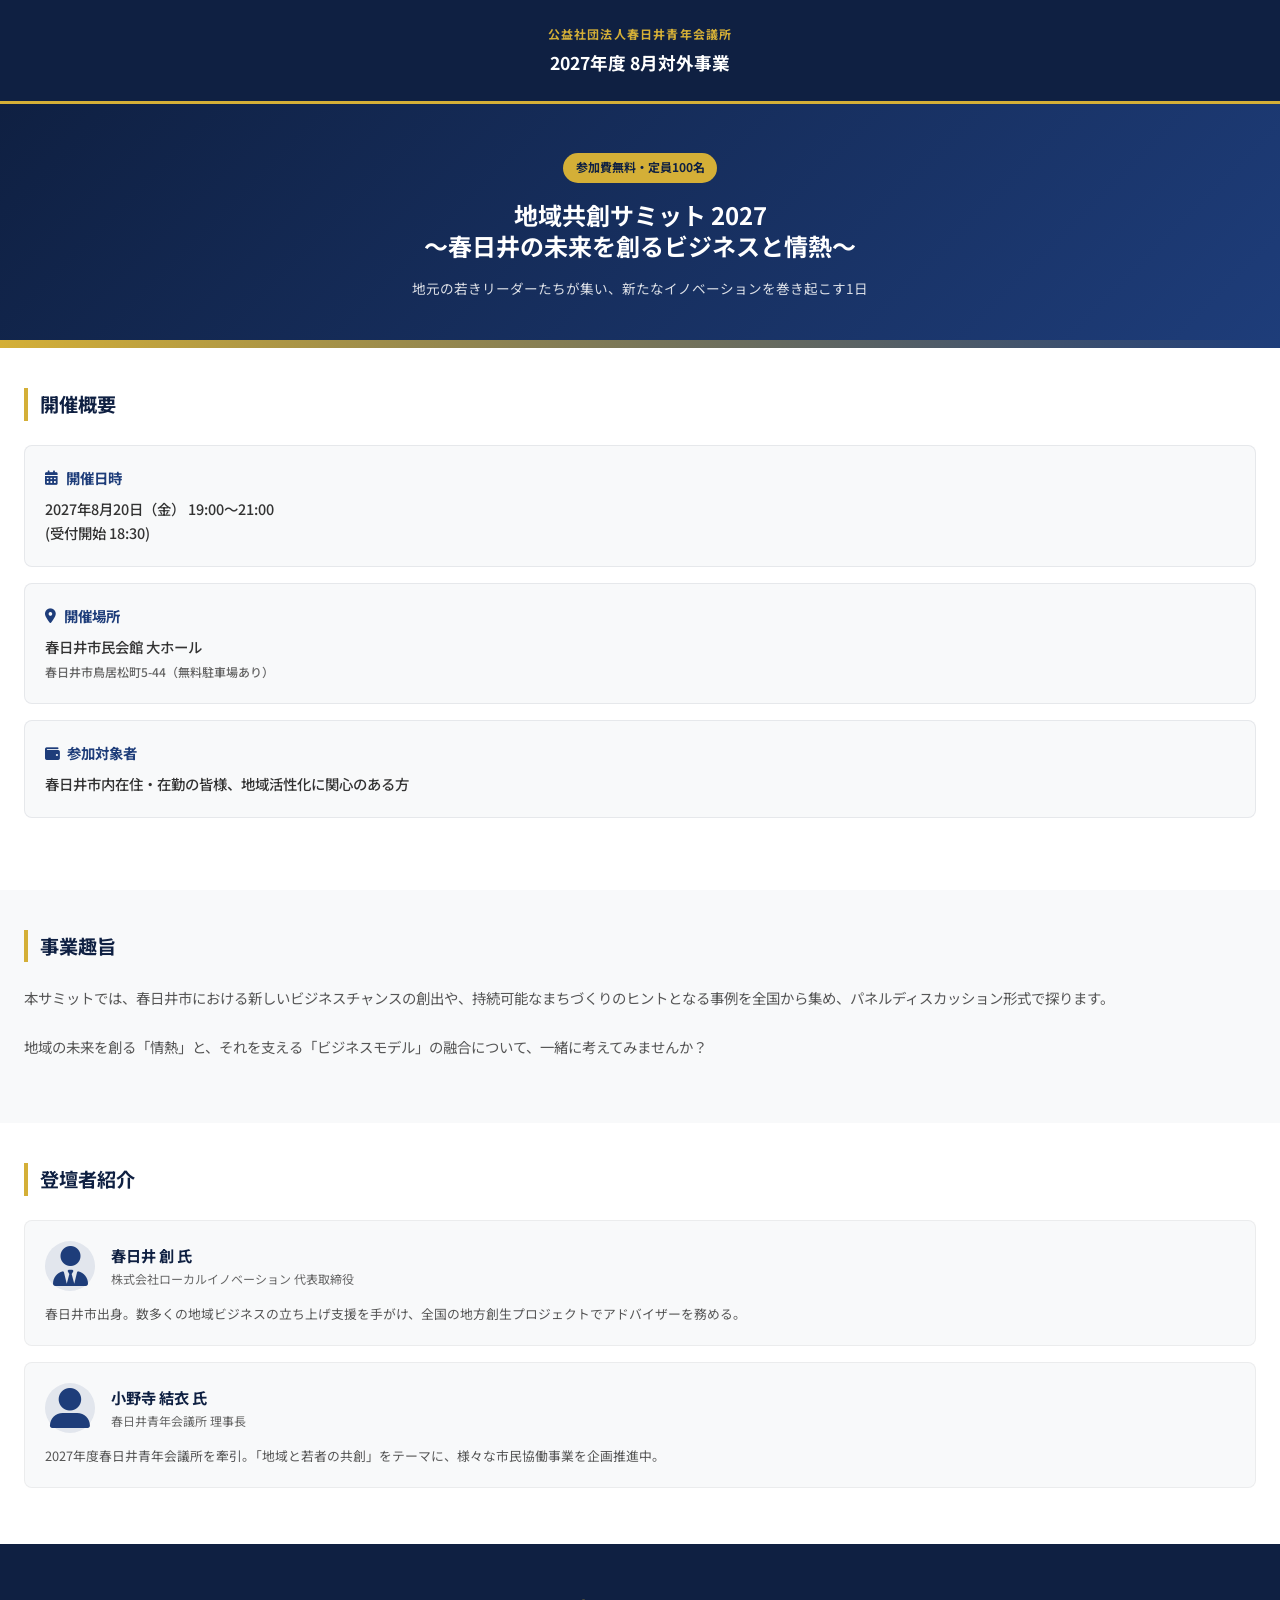
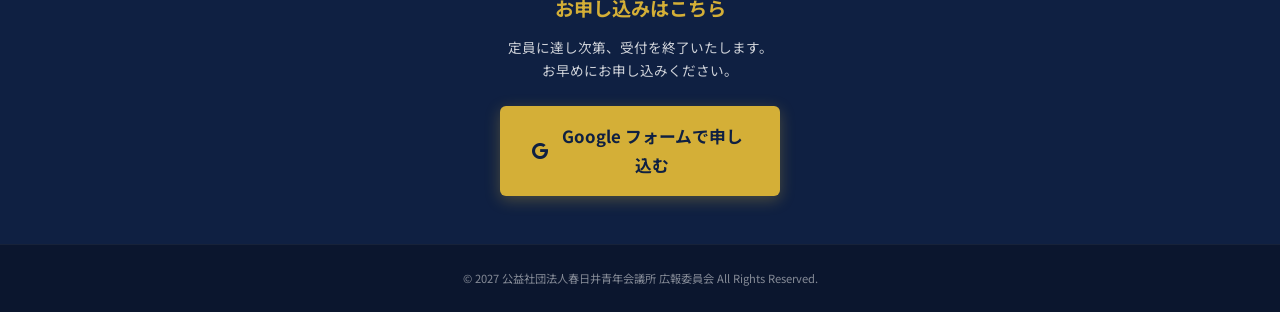
<file: lp.html>
<!DOCTYPE html>
<html lang="ja">
<head>
    <meta charset="UTF-8">
    <meta name="viewport" content="width=device-width, initial-scale=1.0">
    <title>【見本】2027年度 春日井JC 地域共創サミット</title>
    <!-- Google Fonts -->
    <link rel="preconnect" href="https://fonts.googleapis.com">
    <link rel="preconnect" href="https://fonts.gstatic.com" crossorigin>
    <link href="https://fonts.googleapis.com/css2?family=Inter:wght@400;700&family=Noto+Sans+JP:wght@400;500;700&display=swap" rel="stylesheet">
    <!-- FontAwesome -->
    <link rel="stylesheet" href="https://cdnjs.cloudflare.com/ajax/libs/font-awesome/6.4.0/css/all.min.css">
    
    <style>
        :root {
            --primary-color: #0f2042;     /* 統一ネイビー */
            --primary-light: #1e3d7a;
            --accent-color: #d4af37;      /* ゴールド */
            --accent-dark: #b89324;
            --text-main: #333333;
            --text-muted: #666666;
            --bg-light: #f8f9fa;
        }

        * {
            margin: 0;
            padding: 0;
            box-sizing: border-box;
        }

        body {
            font-family: 'Noto Sans JP', 'Inter', sans-serif;
            color: var(--text-main);
            background-color: #ffffff;
            line-height: 1.7;
            padding-bottom: 0;
        }

        /* Header */
        .lp-header {
            background-color: var(--primary-color);
            color: #ffffff;
            padding: 1.5rem 1rem;
            text-align: center;
            border-bottom: 3px solid var(--accent-color);
        }

        .lp-header .jc-title {
            font-size: 0.75rem;
            font-weight: 700;
            letter-spacing: 0.1em;
            color: var(--accent-color);
            margin-bottom: 0.2rem;
            text-transform: uppercase;
        }

        .lp-header h1 {
            font-size: 1.1rem;
            font-weight: 700;
        }

        /* Hero */
        .lp-hero {
            background: linear-gradient(135deg, var(--primary-color) 0%, var(--primary-light) 100%);
            color: #ffffff;
            padding: 3rem 1.5rem;
            text-align: center;
            position: relative;
        }

        .lp-hero::after {
            content: '';
            position: absolute;
            bottom: 0;
            left: 0;
            width: 100%;
            height: 8px;
            background: linear-gradient(90deg, var(--accent-color), var(--primary-light));
        }

        .lp-hero .badge {
            background-color: var(--accent-color);
            color: var(--primary-color);
            font-size: 0.75rem;
            font-weight: 700;
            padding: 0.3rem 0.8rem;
            border-radius: 50px;
            display: inline-block;
            margin-bottom: 1rem;
        }

        .lp-hero h2 {
            font-size: 1.5rem;
            line-height: 1.3;
            margin-bottom: 1rem;
        }

        .lp-hero .sub {
            font-size: 0.85rem;
            color: rgba(255, 255, 255, 0.85);
        }

        /* Content Section */
        .section {
            padding: 2.5rem 1.5rem;
        }

        .section-title {
            font-size: 1.2rem;
            color: var(--primary-color);
            border-left: 4px solid var(--accent-color);
            padding-left: 0.75rem;
            margin-bottom: 1.5rem;
            font-weight: 700;
        }

        /* Info Boxes */
        .info-grid {
            display: flex;
            flex-direction: column;
            gap: 1rem;
            margin-bottom: 2rem;
        }

        .info-box {
            background-color: var(--bg-light);
            border: 1px solid rgba(15, 32, 66, 0.08);
            border-radius: 8px;
            padding: 1.25rem;
        }

        .info-box h4 {
            font-size: 0.9rem;
            color: var(--primary-light);
            margin-bottom: 0.4rem;
            display: flex;
            align-items: center;
            gap: 0.5rem;
        }

        .info-box p {
            font-size: 0.9rem;
            font-weight: 500;
        }

        /* Details */
        .details-p {
            font-size: 0.9rem;
            color: #555;
            margin-bottom: 1.5rem;
        }

        /* Speakers */
        .speaker-card {
            background-color: var(--bg-light);
            border-radius: 8px;
            padding: 1.25rem;
            margin-bottom: 1rem;
            display: flex;
            flex-direction: column;
            gap: 0.75rem;
            border: 1px solid rgba(0,0,0,0.05);
        }

        .speaker-header {
            display: flex;
            align-items: center;
            gap: 1rem;
        }

        .speaker-icon {
            font-size: 2.5rem;
            color: var(--primary-light);
            background: rgba(30, 61, 122, 0.1);
            width: 50px;
            height: 50px;
            border-radius: 50%;
            display: flex;
            align-items: center;
            justify-content: center;
        }

        .speaker-info h5 {
            font-size: 0.95rem;
            color: var(--primary-color);
            font-weight: 700;
        }

        .speaker-info p {
            font-size: 0.75rem;
            color: var(--text-muted);
        }

        .speaker-bio {
            font-size: 0.8rem;
            color: #555;
        }

        /* CTA Section */
        .cta-section {
            background-color: var(--primary-color);
            color: #ffffff;
            text-align: center;
            padding: 3rem 1.5rem;
        }

        .cta-section h3 {
            font-size: 1.2rem;
            margin-bottom: 0.75rem;
            color: var(--accent-color);
            font-weight: 700;
        }

        .cta-section p {
            font-size: 0.85rem;
            margin-bottom: 1.5rem;
            color: rgba(255,255,255,0.8);
        }

        .cta-btn {
            background-color: var(--accent-color);
            color: var(--primary-color);
            border: none;
            padding: 1rem 2rem;
            font-size: 1.05rem;
            font-weight: 700;
            border-radius: 6px;
            cursor: pointer;
            display: inline-flex;
            align-items: center;
            gap: 0.5rem;
            transition: all 0.3s;
            box-shadow: 0 4px 15px rgba(212, 175, 55, 0.3);
            text-decoration: none;
            width: 100%;
            max-width: 280px;
            justify-content: center;
        }

        .cta-btn:hover {
            background-color: var(--accent-dark);
            transform: translateY(-2px);
            box-shadow: 0 6px 20px rgba(212, 175, 55, 0.4);
        }

        /* Footer */
        .lp-footer {
            background-color: #0b162e;
            color: rgba(255, 255, 255, 0.5);
            text-align: center;
            padding: 1.5rem 1rem;
            font-size: 0.7rem;
            border-top: 1px solid rgba(255, 255, 255, 0.05);
        }
    </style>
</head>
<body>

    <!-- Header -->
    <header class="lp-header">
        <div class="jc-title">公益社団法人春日井青年会議所</div>
        <h1>2027年度 8月対外事業</h1>
    </header>

    <!-- Hero -->
    <section class="lp-hero">
        <span class="badge">参加費無料・定員100名</span>
        <h2>地域共創サミット 2027<br>〜春日井の未来を創るビジネスと情熱〜</h2>
        <p class="sub">地元の若きリーダーたちが集い、新たなイノベーションを巻き起こす1日</p>
    </section>

    <!-- Info Section -->
    <section class="section">
        <div class="section-title">開催概要</div>
        <div class="info-grid">
            <div class="info-box">
                <h4><i class="fa-solid fa-calendar-days"></i> 開催日時</h4>
                <p>2027年8月20日（金） 19:00〜21:00 <br>(受付開始 18:30)</p>
            </div>
            <div class="info-box">
                <h4><i class="fa-solid fa-location-dot"></i> 開催場所</h4>
                <p>春日井市民会館 大ホール<br><span style="font-size: 0.75rem; color: var(--text-muted);">春日井市鳥居松町5-44（無料駐車場あり）</span></p>
            </div>
            <div class="info-box">
                <h4><i class="fa-solid fa-wallet"></i> 参加対象者</h4>
                <p>春日井市内在住・在勤の皆様、地域活性化に関心のある方</p>
            </div>
        </div>
    </section>

    <!-- Details Section -->
    <section class="section" style="background-color: var(--bg-light);">
        <div class="section-title">事業趣旨</div>
        <p class="details-p">
            本サミットでは、春日井市における新しいビジネスチャンスの創出や、持続可能なまちづくりのヒントとなる事例を全国から集め、パネルディスカッション形式で探ります。
        </p>
        <p class="details-p">
            地域の未来を創る「情熱」と、それを支える「ビジネスモデル」の融合について、一緒に考えてみませんか？
        </p>
    </section>

    <!-- Speaker Section -->
    <section class="section">
        <div class="section-title">登壇者紹介</div>
        
        <div class="speaker-card">
            <div class="speaker-header">
                <div class="speaker-icon"><i class="fa-solid fa-user-tie"></i></div>
                <div class="speaker-info">
                    <h5>春日井 創 氏</h5>
                    <p>株式会社ローカルイノベーション 代表取締役</p>
                </div>
            </div>
            <p class="speaker-bio">
                春日井市出身。数多くの地域ビジネスの立ち上げ支援を手がけ、全国の地方創生プロジェクトでアドバイザーを務める。
            </p>
        </div>

        <div class="speaker-card">
            <div class="speaker-header">
                <div class="speaker-icon"><i class="fa-solid fa-user-large"></i></div>
                <div class="speaker-info">
                    <h5>小野寺 結衣 氏</h5>
                    <p>春日井青年会議所 理事長</p>
                </div>
            </div>
            <p class="speaker-bio">
                2027年度春日井青年会議所を牽引。「地域と若者の共創」をテーマに、様々な市民協働事業を企画推進中。
            </p>
        </div>
    </section>

    <!-- CTA (Call to Action) Section -->
    <section class="cta-section">
        <h3>お申し込みはこちら</h3>
        <p>定員に達し次第、受付を終了いたします。<br>お早めにお申し込みください。</p>
        
        <!-- Google フォームへのダミーリンクボタン -->
        <a href="https://docs.google.com/forms/d/e/1FAIpQLSfD_uPqXn_xyz123456789demo/viewform?usp=sf_link" target="_blank" class="cta-btn">
            <i class="fa-brands fa-google"></i> Google フォームで申し込む
        </a>
    </section>

    <!-- Footer -->
    <footer class="lp-footer">
        <p>© 2027 公益社団法人春日井青年会議所 広報委員会 All Rights Reserved.</p>
    </footer>

</body>
</html>
</file>
<file: index.css>
/* ==========================================================================
   Design System & Variable Definitions
   ========================================================================== */
:root {
    /* Colors - HSL values for premium control */
    --primary-color: hsl(220, 63%, 16%);     /* Dark Navy */
    --primary-light: hsl(220, 60%, 28%);     /* Royal Blue */
    --accent-color: hsl(43, 69%, 53%);       /* Elegant Gold */
    --accent-dark: hsl(43, 69%, 40%);        /* Gold Shadow */
    --bg-main: hsl(210, 20%, 97%);           /* Soft Gray-Blue */
    --bg-card: hsl(0, 0%, 100%);             /* Crisp White */
    --text-main: hsl(220, 20%, 20%);         /* Deep Charcoal */
    --text-muted: hsl(220, 10%, 50%);        /* Slate Muted */
    --text-white: hsl(0, 0%, 100%);
    
    --success-color: hsl(140, 52%, 45%);     /* Sage Green */
    --danger-color: hsl(355, 70%, 53%);      /* Soft Coral Red */
    
    /* Layout */
    --radius-sm: 6px;
    --radius-md: 12px;
    --radius-lg: 20px;
    --shadow-sm: 0 2px 8px rgba(15, 32, 66, 0.05);
    --shadow-md: 0 8px 24px rgba(15, 32, 66, 0.08);
    --shadow-lg: 0 16px 40px rgba(15, 32, 66, 0.12);
    
    /* Typography */
    --font-sans: 'Inter', 'Noto Sans JP', -apple-system, BlinkMacSystemFont, "Segoe UI", Roboto, sans-serif;
}

/* ==========================================================================
   Reset & Base Styles
   ========================================================================== */
* {
    margin: 0;
    padding: 0;
    box-sizing: border-box;
}

body {
    font-family: var(--font-sans);
    background-color: var(--bg-main);
    color: var(--text-main);
    line-height: 1.6;
    overflow-x: hidden;
    -webkit-font-smoothing: antialiased;
}

a {
    color: var(--primary-light);
    text-decoration: none;
    transition: color 0.3s ease;
}

a:hover {
    color: var(--accent-color);
}

/* ==========================================================================
   Header & Navigation
   ========================================================================== */
.main-header {
    background-color: var(--primary-color);
    color: var(--text-white);
    padding: 1.5rem 2rem;
    position: sticky;
    top: 0;
    z-index: 100;
    box-shadow: var(--shadow-md);
}

.header-container {
    max-width: 1400px;
    margin: 0 auto;
    display: flex;
    justify-content: space-between;
    align-items: center;
    flex-wrap: wrap;
    gap: 1.5rem;
}

.logo-area .jc-tag {
    font-size: 0.8rem;
    letter-spacing: 0.15em;
    color: var(--accent-color);
    font-weight: 700;
    text-transform: uppercase;
    display: block;
    margin-bottom: 0.2rem;
}

.logo-area h1 {
    font-size: 1.5rem;
    font-weight: 700;
    letter-spacing: -0.02em;
}

.tab-navigation {
    display: flex;
    gap: 0.75rem;
}

.nav-btn {
    background: transparent;
    border: 1px solid rgba(255, 255, 255, 0.15);
    color: rgba(255, 255, 255, 0.8);
    padding: 0.6rem 1.2rem;
    font-size: 0.95rem;
    font-weight: 500;
    border-radius: var(--radius-md);
    cursor: pointer;
    transition: all 0.3s cubic-bezier(0.16, 1, 0.3, 1);
    display: flex;
    align-items: center;
    gap: 0.5rem;
}

.nav-btn i {
    font-size: 1rem;
}

.nav-btn:hover {
    background-color: rgba(255, 255, 255, 0.08);
    color: var(--text-white);
    border-color: rgba(255, 255, 255, 0.3);
}

.nav-btn.active {
    background-color: var(--accent-color);
    color: var(--primary-color);
    border-color: var(--accent-color);
    font-weight: 700;
    box-shadow: 0 4px 12px rgba(212, 175, 55, 0.25);
}

/* ==========================================================================
   Content Container & Tab Routing
   ========================================================================== */
.content-container {
    max-width: 1400px;
    margin: 2.5rem auto;
    padding: 0 2rem;
}

.tab-content {
    display: none;
    animation: fadeIn 0.5s cubic-bezier(0.16, 1, 0.3, 1) forwards;
}

.tab-content.active {
    display: block;
}

@keyframes fadeIn {
    from {
        opacity: 0;
        transform: translateY(15px);
    }
    to {
        opacity: 1;
        transform: translateY(0);
    }
}

/* ==========================================================================
   Common Cards & Components
   ========================================================================== */
.card {
    background: var(--bg-card);
    border-radius: var(--radius-lg);
    padding: 2rem;
    margin-bottom: 2rem;
    box-shadow: var(--shadow-sm);
    border: 1px solid rgba(15, 32, 66, 0.04);
    transition: transform 0.3s ease, box-shadow 0.3s ease;
}

.card:hover {
    box-shadow: var(--shadow-md);
}

.card-header {
    display: flex;
    align-items: center;
    gap: 0.75rem;
    margin-bottom: 1.25rem;
}

.card-header i {
    font-size: 1.4rem;
}

.card-header h3 {
    font-size: 1.25rem;
    color: var(--primary-color);
    font-weight: 700;
}

/* Color alert styles */
.card-alert-red {
    border-left: 5px solid var(--danger-color);
}
.card-alert-green {
    border-left: 5px solid var(--success-color);
}

.text-danger { color: var(--danger-color); }
.text-success { color: var(--success-color); }
.text-primary { color: var(--primary-light); }
.text-warning { color: var(--accent-color); }

/* ==========================================================================
   Tab 1: Proposal Style
   ========================================================================== */
.proposal-hero {
    position: relative;
    border-radius: var(--radius-lg);
    background: linear-gradient(135deg, var(--primary-color) 0%, var(--primary-light) 100%);
    padding: 4rem 3rem;
    color: var(--text-white);
    margin-bottom: 2.5rem;
    overflow: hidden;
    box-shadow: var(--shadow-lg);
}

.hero-overlay {
    position: absolute;
    top: 0;
    left: 0;
    width: 100%;
    height: 100%;
    background: radial-gradient(circle at 80% 20%, rgba(212, 175, 55, 0.15) 0%, transparent 55%);
    pointer-events: none;
}

.hero-text {
    position: relative;
    z-index: 2;
    max-width: 800px;
}

.hero-text .badge {
    background-color: var(--accent-color);
    color: var(--primary-color);
    padding: 0.3rem 0.8rem;
    font-size: 0.75rem;
    font-weight: 700;
    border-radius: 50px;
    letter-spacing: 0.05em;
    display: inline-block;
    margin-bottom: 1.2rem;
}

.hero-text h2 {
    font-size: 2.5rem;
    line-height: 1.2;
    margin-bottom: 1rem;
    font-weight: 700;
}

.hero-text .subtitle {
    font-size: 1.1rem;
    color: rgba(255, 255, 255, 0.85);
    margin-bottom: 1.5rem;
}

.hero-text .author {
    font-size: 0.95rem;
    font-weight: 500;
    color: var(--accent-color);
}

/* Grid layout for main content */
.grid-container {
    display: grid;
    grid-template-columns: 1.8fr 1.2fr;
    gap: 2.5rem;
}

.main-column {
    display: flex;
    flex-direction: column;
}

/* Problem styles */
.card-intro {
    font-size: 1.05rem;
    margin-bottom: 1.5rem;
}

.problem-list {
    display: flex;
    flex-direction: column;
    gap: 1.25rem;
}

.problem-item {
    display: flex;
    gap: 1rem;
    align-items: flex-start;
}

.problem-item .num {
    background-color: rgba(217, 56, 56, 0.1);
    color: var(--danger-color);
    width: 28px;
    height: 28px;
    border-radius: 50%;
    display: flex;
    align-items: center;
    justify-content: center;
    font-weight: 700;
    flex-shrink: 0;
}

.problem-item .text {
    font-size: 0.95rem;
}

/* Purpose styles */
.purpose-list {
    list-style: none;
    display: flex;
    flex-direction: column;
    gap: 1.5rem;
}

.purpose-list li {
    display: flex;
    gap: 1.25rem;
    align-items: flex-start;
}

.purpose-list li i {
    font-size: 1.5rem;
    color: var(--success-color);
    background-color: rgba(40, 167, 69, 0.1);
    padding: 0.6rem;
    border-radius: 50%;
}

.purpose-list li strong {
    font-size: 1.05rem;
    color: var(--primary-color);
    display: block;
    margin-bottom: 0.25rem;
}

.purpose-list li p {
    font-size: 0.95rem;
    color: var(--text-muted);
}

/* Process steps */
.process-flow {
    display: flex;
    justify-content: space-between;
    align-items: center;
    margin-top: 1.5rem;
    flex-wrap: wrap;
    gap: 1rem;
}

.flow-step {
    flex: 1;
    min-width: 180px;
    background-color: var(--bg-main);
    padding: 1.25rem;
    border-radius: var(--radius-md);
    text-align: center;
}

.flow-step .step-num {
    font-size: 0.75rem;
    font-weight: 700;
    color: var(--primary-light);
    display: block;
    margin-bottom: 0.4rem;
}

.flow-step h4 {
    font-size: 1rem;
    margin-bottom: 0.5rem;
    color: var(--primary-color);
}

.flow-step p {
    font-size: 0.85rem;
    color: var(--text-muted);
}

.flow-step-arrow {
    color: var(--text-muted);
    font-size: 1.2rem;
}

/* Budget options */
.budget-options {
    display: grid;
    grid-template-columns: 1fr 1fr;
    gap: 1.25rem;
    margin-top: 1.5rem;
}

.budget-box {
    background-color: var(--bg-main);
    padding: 1.25rem;
    border-radius: var(--radius-md);
    border-top: 4px solid var(--primary-light);
}

.budget-box h5 {
    font-size: 1rem;
    color: var(--primary-color);
    margin-bottom: 0.5rem;
}

.budget-box p {
    font-size: 0.85rem;
    color: var(--text-muted);
}

/* Side Column Style */
.bg-dark {
    background-color: var(--primary-color) !important;
    color: var(--text-white);
}

.bg-dark .card-header h3 {
    color: var(--text-white);
}

.qa-item {
    margin-bottom: 1.5rem;
    border-bottom: 1px solid rgba(255, 255, 255, 0.1);
    padding-bottom: 1.5rem;
}

.qa-item:last-child {
    border-bottom: none;
    padding-bottom: 0;
}

.q-title {
    font-size: 1rem;
    font-weight: 700;
    margin-bottom: 0.6rem;
    display: flex;
    align-items: center;
    gap: 0.5rem;
    color: var(--accent-color);
}

.q-badge {
    background-color: var(--accent-color);
    color: var(--primary-color);
    font-size: 0.75rem;
    width: 20px;
    height: 20px;
    border-radius: 50%;
    display: inline-flex;
    align-items: center;
    justify-content: center;
}

.a-desc {
    font-size: 0.9rem;
    color: rgba(255, 255, 255, 0.8);
}

.summary-card {
    background: linear-gradient(135deg, var(--bg-card) 0%, rgba(212, 175, 55, 0.05) 100%);
    border: 1px solid rgba(212, 175, 55, 0.2);
    text-align: center;
}

.summary-card h3 {
    color: var(--primary-color);
    font-size: 1.25rem;
    margin-bottom: 1rem;
    font-weight: 700;
}

.summary-card p {
    font-size: 0.95rem;
    margin-bottom: 1.5rem;
}

.action-btn-primary {
    background-color: var(--primary-light);
    color: var(--text-white);
    border: none;
    padding: 0.8rem 1.6rem;
    font-size: 1rem;
    font-weight: 700;
    border-radius: var(--radius-md);
    cursor: pointer;
    transition: all 0.3s ease;
    display: inline-flex;
    align-items: center;
    gap: 0.5rem;
    box-shadow: 0 4px 12px rgba(30, 61, 122, 0.2);
}

.action-btn-primary:hover {
    background-color: var(--primary-color);
    transform: translateY(-2px);
    box-shadow: 0 6px 16px rgba(30, 61, 122, 0.3);
}

/* ==========================================================================
   Tab 2: Flyer Format Style
   ========================================================================== */
.flyer-container {
    display: grid;
    grid-template-columns: 1.2fr 1.8fr;
    gap: 3rem;
    align-items: center;
}

.flyer-info h2 {
    font-size: 2rem;
    color: var(--primary-color);
    margin-bottom: 0.75rem;
    font-weight: 700;
}

.flyer-info .description {
    font-size: 1.05rem;
    color: var(--text-muted);
    margin-bottom: 2rem;
}

.feature-bullets {
    display: flex;
    flex-direction: column;
    gap: 1.5rem;
    margin-bottom: 2.5rem;
}

.bullet {
    display: flex;
    gap: 1.25rem;
    align-items: flex-start;
}

.bullet i {
    font-size: 1.4rem;
    color: var(--primary-light);
    background-color: rgba(30, 61, 122, 0.08);
    padding: 0.6rem;
    border-radius: var(--radius-md);
}

.bullet strong {
    font-size: 1.05rem;
    color: var(--primary-color);
    display: block;
    margin-bottom: 0.25rem;
}

.bullet p {
    font-size: 0.9rem;
    color: var(--text-muted);
}

.action-box {
    background-color: rgba(212, 175, 55, 0.08);
    border: 1px solid rgba(212, 175, 55, 0.2);
    padding: 1.5rem;
    border-radius: var(--radius-md);
}

.tip-text {
    font-size: 0.9rem;
    color: var(--accent-dark);
    font-weight: 600;
    margin-bottom: 0.8rem;
}

.flyer-preview-pane {
    display: flex;
    flex-direction: column;
    align-items: center;
}

.preview-label {
    font-size: 0.85rem;
    font-weight: 700;
    color: var(--text-muted);
    margin-bottom: 0.75rem;
    text-transform: uppercase;
    letter-spacing: 0.05em;
}

.flyer-image-wrapper {
    width: 100%;
    max-width: 500px;
    border-radius: var(--radius-md);
    overflow: hidden;
    box-shadow: var(--shadow-lg);
    border: 1px solid rgba(15, 32, 66, 0.1);
    background: var(--bg-card);
    transition: transform 0.4s ease;
}

.flyer-image-wrapper:hover {
    transform: scale(1.02);
}

.flyer-img {
    width: 100%;
    height: auto;
    display: block;
}

/* ==========================================================================
   Tab 3: LP Mockup Style (Mobile Frame)
   ========================================================================== */
.lp-container {
    display: grid;
    grid-template-columns: 1.4fr 1.6fr;
    gap: 3rem;
    align-items: center;
}

.lp-explain-side h2 {
    font-size: 2rem;
    color: var(--primary-color);
    margin-bottom: 0.75rem;
    font-weight: 700;
}

.lp-explain-side .description {
    font-size: 1.05rem;
    color: var(--text-muted);
    margin-bottom: 2rem;
}

.explain-cards {
    display: flex;
    flex-direction: column;
    gap: 1.5rem;
}

.explain-card {
    background-color: var(--bg-card);
    padding: 1.5rem;
    border-radius: var(--radius-md);
    box-shadow: var(--shadow-sm);
    display: flex;
    gap: 1.25rem;
    align-items: flex-start;
    border: 1px solid rgba(15, 32, 66, 0.04);
}

.explain-card i {
    font-size: 1.5rem;
    color: var(--accent-color);
    background-color: rgba(212, 175, 55, 0.1);
    padding: 0.6rem;
    border-radius: 50%;
}

.explain-card h4 {
    font-size: 1.05rem;
    color: var(--primary-color);
    margin-bottom: 0.3rem;
}

.explain-card p {
    font-size: 0.85rem;
    color: var(--text-muted);
}

/* Smartphone Mockup Frame */
.mockup-side {
    display: flex;
    justify-content: center;
}

.smartphone-frame {
    width: 320px;
    height: 640px;
    background-color: #1a1a1a;
    border-radius: 40px;
    padding: 12px;
    box-shadow: 0 25px 50px -12px rgba(0, 0, 0, 0.5), 0 0 0 4px #2a2a2a;
    position: relative;
    border: 1px solid rgba(255, 255, 255, 0.1);
}

.phone-notch {
    width: 140px;
    height: 18px;
    background-color: #1a1a1a;
    position: absolute;
    top: 12px;
    left: 50%;
    transform: translateX(-50%);
    border-bottom-left-radius: 15px;
    border-bottom-right-radius: 15px;
    z-index: 10;
}

.phone-screen {
    width: 100%;
    height: 100%;
    background-color: #fff;
    border-radius: 30px;
    overflow: hidden;
    position: relative;
}

/* Inside Mobile LP Content Styling */
.lp-mock-page {
    width: 100%;
    height: 100%;
    overflow-y: auto;
    display: flex;
    flex-direction: column;
    scrollbar-width: none; /* Hide scrollbar for clean look */
    -ms-overflow-style: none;
}

.lp-mock-page::-webkit-scrollbar {
    display: none;
}

/* Custom styles for mock page */
.lp-header {
    background-color: var(--primary-color);
    color: var(--text-white);
    padding: 2.2rem 1rem 1rem 1rem; /* Extra top padding for notch safety */
    display: flex;
    justify-content: space-between;
    align-items: center;
    border-bottom: 2px solid var(--accent-color);
}

.lp-logo {
    font-size: 0.9rem;
    font-weight: 700;
    letter-spacing: 0.1em;
}

.lp-date {
    font-size: 0.75rem;
    color: var(--accent-color);
    font-weight: 600;
}

.lp-hero-section {
    background: linear-gradient(180deg, var(--primary-color) 0%, var(--primary-light) 100%);
    color: var(--text-white);
    padding: 2rem 1.2rem;
    text-align: center;
}

.lp-hero-section .lp-badge {
    background-color: var(--accent-color);
    color: var(--primary-color);
    font-size: 0.7rem;
    font-weight: 700;
    padding: 0.2rem 0.6rem;
    border-radius: 50px;
    margin-bottom: 0.8rem;
    display: inline-block;
}

.lp-hero-section h2 {
    font-size: 1.25rem;
    line-height: 1.3;
    font-weight: 700;
    margin-bottom: 0.6rem;
}

.lp-hero-sub {
    font-size: 0.8rem;
    color: rgba(255, 255, 255, 0.8);
}

.lp-body-content {
    padding: 1.2rem;
    background-color: #fcfdfe;
}

.lp-info-box {
    background-color: #fff;
    border: 1px solid rgba(15, 32, 66, 0.08);
    border-radius: var(--radius-md);
    padding: 1rem;
    margin-bottom: 0.8rem;
    box-shadow: 0 2px 6px rgba(15, 32, 66, 0.02);
}

.lp-info-box h4 {
    font-size: 0.85rem;
    color: var(--primary-light);
    margin-bottom: 0.25rem;
    display: flex;
    align-items: center;
    gap: 0.4rem;
}

.lp-info-box p {
    font-size: 0.85rem;
    font-weight: 500;
    color: var(--text-main);
}

.lp-info-box .note {
    font-size: 0.75rem;
    color: var(--text-muted);
}

.lp-details {
    margin: 1.5rem 0;
}

.lp-details h3 {
    font-size: 1rem;
    color: var(--primary-color);
    border-bottom: 2px solid var(--primary-light);
    padding-bottom: 0.3rem;
    margin-bottom: 0.6rem;
}

.lp-details p {
    font-size: 0.8rem;
    color: var(--text-muted);
}

/* LP Form */
.lp-form-section {
    background-color: #fff;
    border: 1px solid rgba(212, 175, 55, 0.2);
    border-radius: var(--radius-md);
    padding: 1.2rem;
    box-shadow: 0 4px 15px rgba(212, 175, 55, 0.05);
}

.lp-form-section h3 {
    font-size: 0.95rem;
    color: var(--primary-color);
    margin-bottom: 1rem;
    text-align: center;
    font-weight: 700;
}

.form-group {
    margin-bottom: 0.8rem;
}

.form-group label {
    font-size: 0.75rem;
    font-weight: 700;
    color: var(--text-main);
    display: block;
    margin-bottom: 0.25rem;
}

.form-group label .required {
    background-color: var(--danger-color);
    color: #fff;
    padding: 0.05rem 0.3rem;
    border-radius: 3px;
    font-size: 0.65rem;
}

.form-group input {
    width: 100%;
    padding: 0.5rem 0.75rem;
    border: 1px solid rgba(15, 32, 66, 0.15);
    border-radius: var(--radius-sm);
    font-size: 0.8rem;
    outline: none;
    transition: border-color 0.3s;
}

.form-group input:focus {
    border-color: var(--primary-light);
}

.lp-submit-btn {
    width: 100%;
    background-color: var(--accent-color);
    color: var(--primary-color);
    border: none;
    padding: 0.7rem;
    font-weight: 700;
    font-size: 0.85rem;
    border-radius: var(--radius-sm);
    cursor: pointer;
    transition: background-color 0.3s;
    margin-top: 0.5rem;
}

.lp-submit-btn:hover {
    background-color: var(--accent-dark);
}

.lp-footer {
    background-color: var(--primary-color);
    color: rgba(255, 255, 255, 0.6);
    text-align: center;
    padding: 1rem;
    font-size: 0.7rem;
    margin-top: auto;
}

/* ==========================================================================
   Footer
   ========================================================================== */
.site-footer {
    background-color: var(--primary-color);
    color: rgba(255, 255, 255, 0.5);
    text-align: center;
    padding: 2rem;
    font-size: 0.85rem;
    border-top: 1px solid rgba(255, 255, 255, 0.05);
    margin-top: 4rem;
}

/* ==========================================================================
   Responsive Styling (Media Queries)
   ========================================================================== */
@media (max-width: 1024px) {
    .grid-container {
        grid-template-columns: 1fr;
        gap: 1.5rem;
    }
    
    .flyer-container, .lp-container {
        grid-template-columns: 1fr;
        gap: 2rem;
    }
    
    .flyer-preview-pane {
        order: -1; /* Show image first on smaller screens */
    }
    
    .mockup-side {
        order: -1;
    }
}

@media (max-width: 768px) {
    .main-header {
        padding: 1rem;
    }
    
    .header-container {
        flex-direction: column;
        align-items: flex-start;
        gap: 1rem;
    }
    
    .tab-navigation {
        width: 100%;
        overflow-x: auto;
        padding-bottom: 0.5rem;
    }
    
    .nav-btn {
        padding: 0.5rem 0.9rem;
        font-size: 0.85rem;
        white-space: nowrap;
    }
    
    .proposal-hero {
        padding: 2.5rem 1.5rem;
    }
    
    .hero-text h2 {
        font-size: 1.8rem;
    }
    
    .budget-options {
        grid-template-columns: 1fr;
    }
    
    .process-flow {
        flex-direction: column;
        align-items: stretch;
    }
    
    .flow-step-arrow {
        text-align: center;
        transform: rotate(90deg);
        margin: 0.5rem 0;
    }
}
</file>
